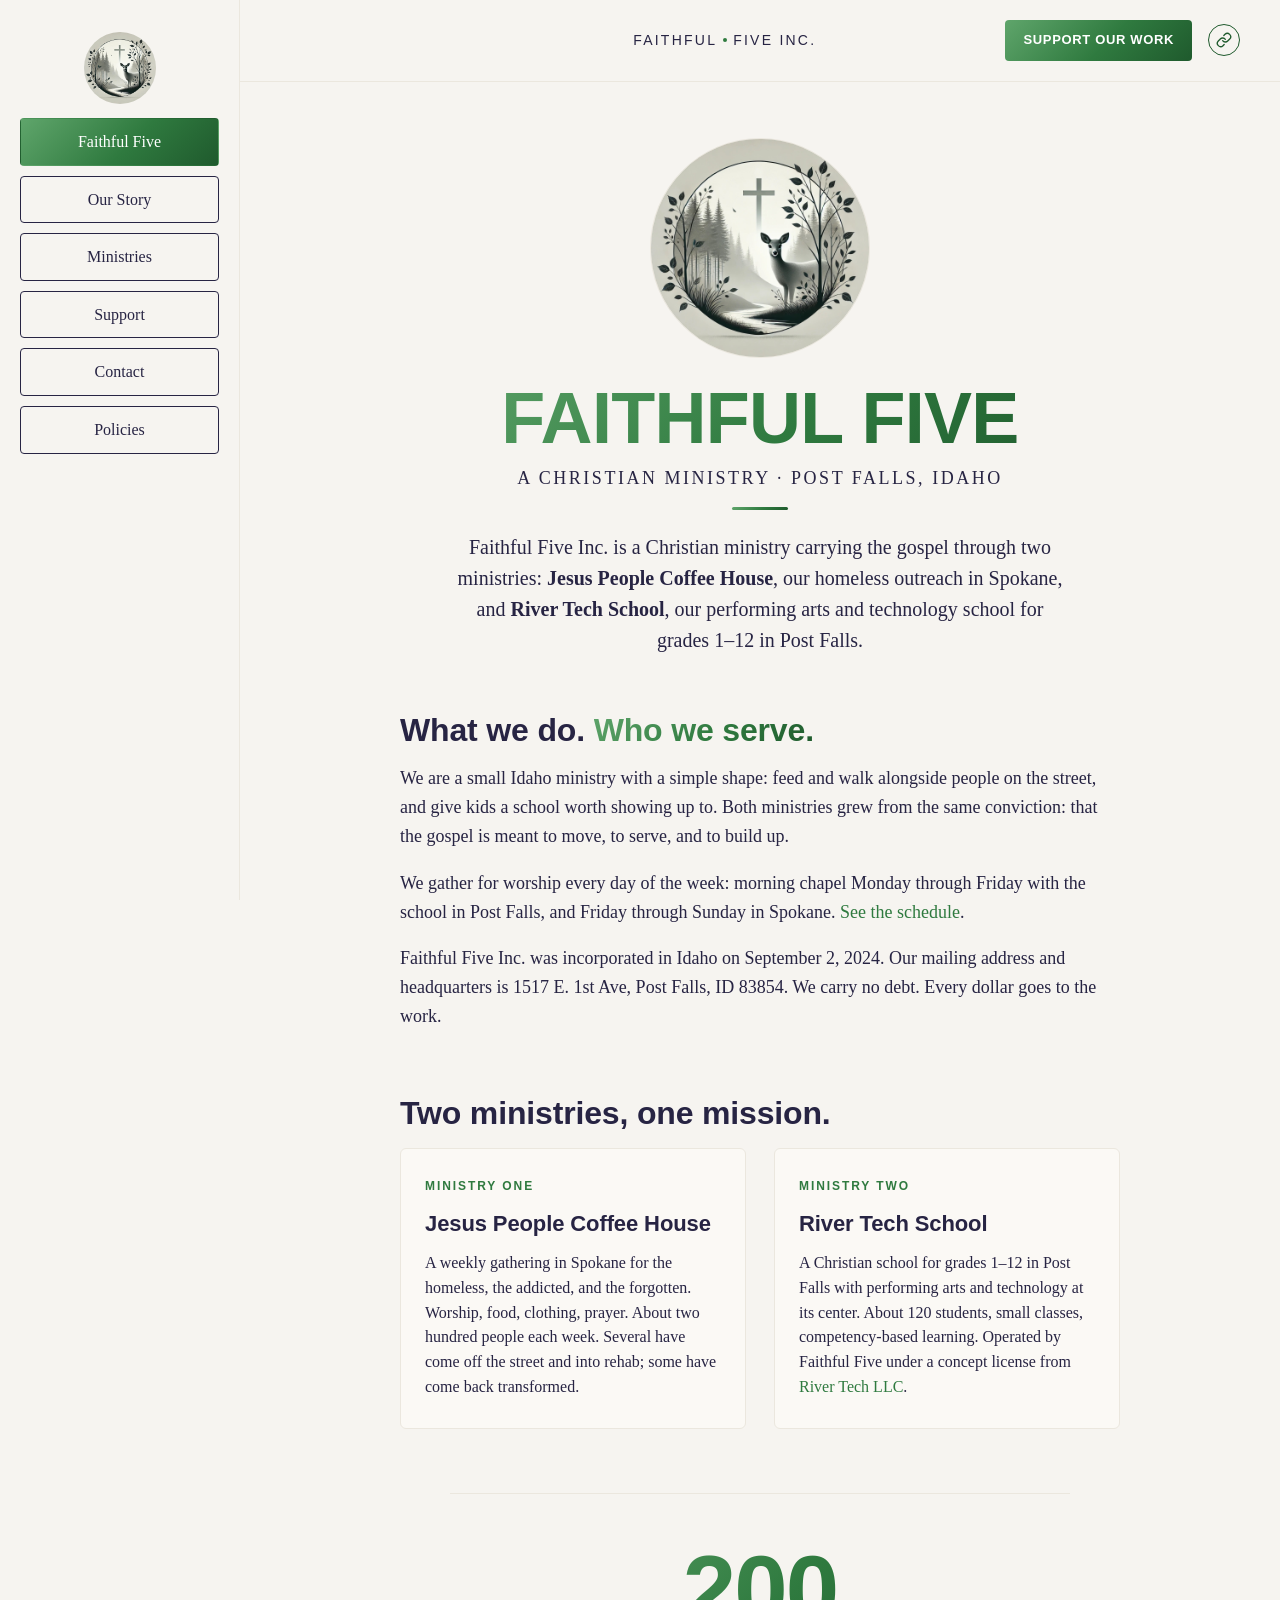
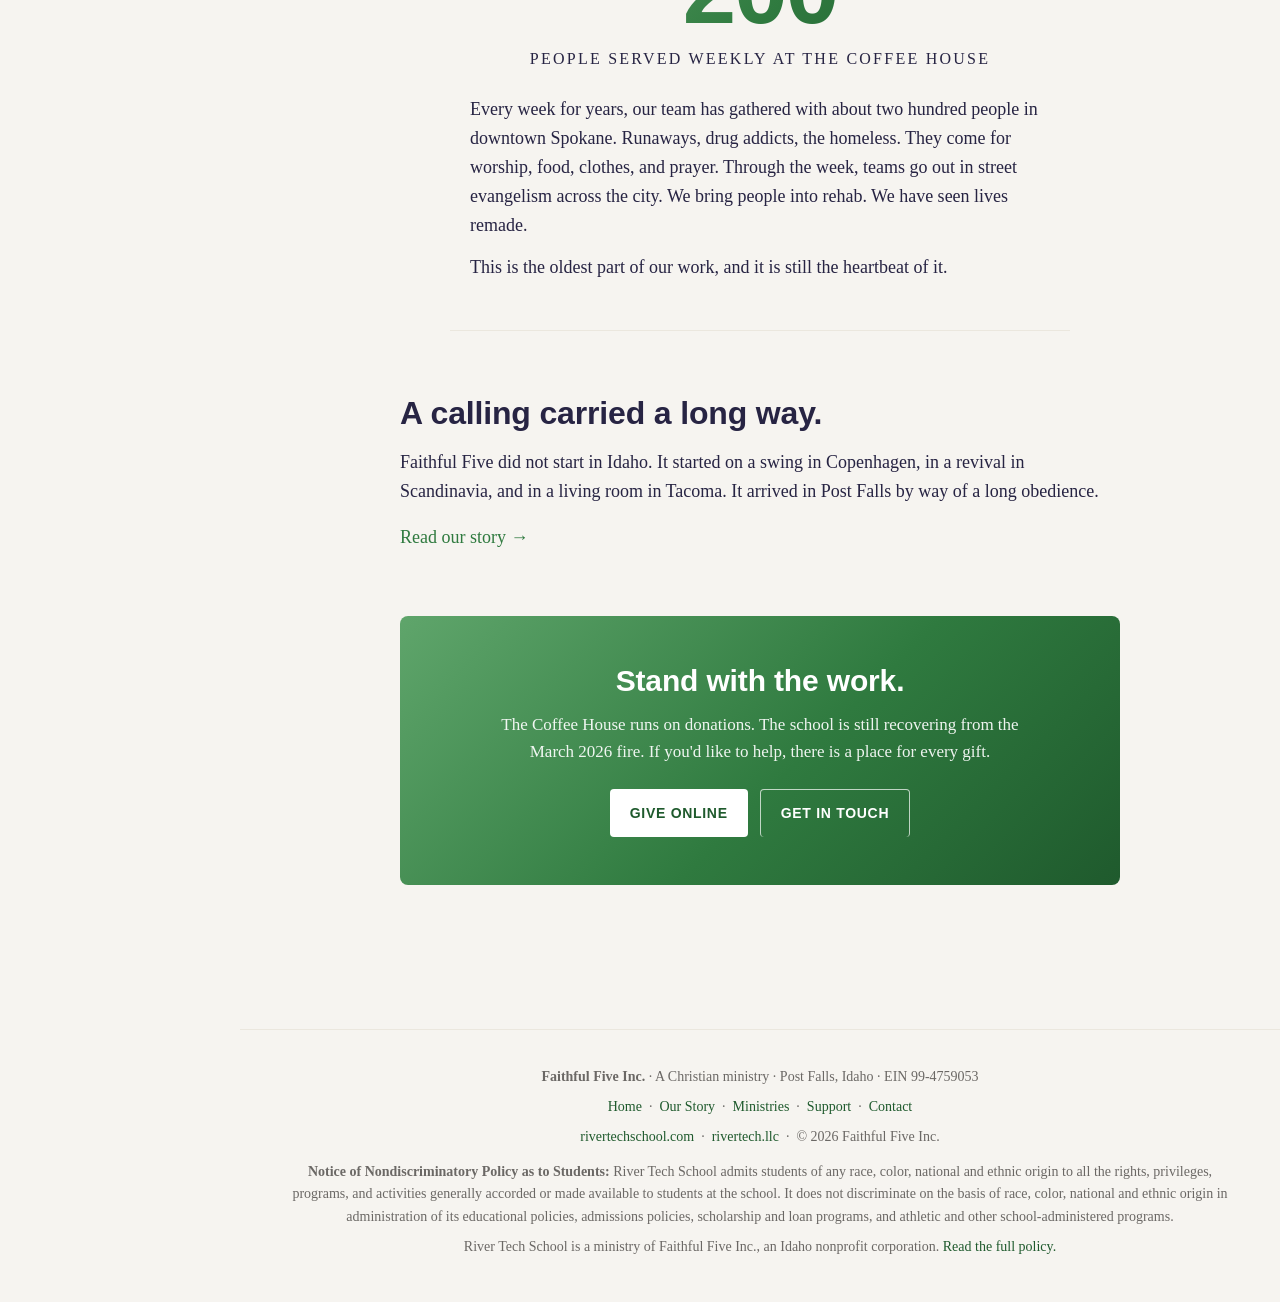
<file: index.html>
<!DOCTYPE html>
<html lang="en">
<head>
<meta charset="UTF-8">
<title>Faithful Five Inc. · A homeless ministry and a school for grades 1–12 in Post Falls, Idaho</title>
<meta name="viewport" content="width=device-width, initial-scale=1.0">
<meta name="description" content="Faithful Five Inc. is a Christian ministry in Post Falls, Idaho, running Jesus People Coffee House (homeless ministry in Spokane) and River Tech School (grades 1–12, performing arts and technology).">
<meta property="og:title" content="Faithful Five Inc.">
<meta property="og:description" content="A Christian ministry in Post Falls, Idaho. A homeless ministry and a school for grades 1–12.">
<meta property="og:type" content="website">
<meta property="og:image" content="https://www.faithfulfive.org/assets/img/og-image.jpg">
<link rel="icon" type="image/png" sizes="32x32" href="assets/img/favicon-32.png">
<link rel="apple-touch-icon" href="assets/img/apple-touch-icon.png">
<link rel="stylesheet" href="assets/css/base.css">
<link rel="stylesheet" href="assets/css/style.css?v=1">
</head>
<body>

<div class="layout">

  <aside class="sidebar">
    <img class="brand-logo" src="assets/img/faithful-five-logo.jpg" alt="Faithful Five logo">
    <a class="nav-item active" href="index.html">Faithful Five</a>
    <a class="nav-item" href="pages/story.html">Our Story</a>
    <a class="nav-item" href="pages/ministries.html">Ministries</a>
    <a class="nav-item" href="pages/support.html">Support</a>
    <a class="nav-item" href="pages/contact.html">Contact</a>
    <a class="nav-item" href="pages/policies.html">Policies</a>
  </aside>

  <div class="main">

    <header class="topbar">
      <button class="mobile-toggle" aria-label="Open menu" aria-expanded="false">
        <svg viewBox="0 0 24 24" fill="none" stroke="currentColor" stroke-width="2" stroke-linecap="round"><line x1="4" y1="7" x2="20" y2="7"/><line x1="4" y1="12" x2="20" y2="12"/><line x1="4" y1="17" x2="20" y2="17"/></svg>
      </button>
      <div class="site-title">FAITHFUL<span class="dot"></span>FIVE INC.</div>
      <a href="pages/support.html" class="give-btn">Support Our Work</a>
      <div class="social">
        <a href="https://rivertechschool.com" aria-label="River Tech School" target="_blank" rel="noopener">
          <svg viewBox="0 0 24 24" fill="none" stroke="currentColor" stroke-width="2" stroke-linecap="round"><path d="M10 13a5 5 0 007.54.54l3-3a5 5 0 00-7.07-7.07l-1.72 1.71"/><path d="M14 11a5 5 0 00-7.54-.54l-3 3a5 5 0 007.07 7.07l1.71-1.71"/></svg>
        </a>
      </div>
    </header>

    <div class="content">

      <!-- ======================= HERO ======================= -->
      <section style="margin-bottom:56px;">
        <div class="logo-hero">
          <img src="assets/img/faithful-five-logo.jpg" alt="Faithful Five logo: a deer by a stream beneath a cross, framed by pine forest and leaves">
        </div>
        <div class="welcome">FAITHFUL FIVE</div>
        <div class="kicker">A Christian ministry · Post Falls, Idaho</div>
        <div class="rule"></div>
        <p class="lede">
          Faithful Five Inc. is a Christian ministry carrying the gospel
          through two ministries: <strong>Jesus People Coffee House</strong>, our homeless
          outreach in Spokane, and <strong>River Tech School</strong>, our performing
          arts and technology school for grades 1–12 in Post Falls.
        </p>
      </section>

      <!-- ======================= WHO WE ARE ======================= -->
      <section>
        <h2>What we do. <span class="accent">Who we serve.</span></h2>
        <p>
          We are a small Idaho ministry with a simple shape: feed and walk alongside
          people on the street, and give kids a school worth showing up to. Both ministries
          grew from the same conviction: that the gospel is meant to move, to serve, and
          to build up.
        </p>
        <p>
          We gather for worship every day of the week: morning chapel Monday through
          Friday with the school in Post Falls, and Friday through Sunday in Spokane.
          <a href="pages/ministries.html#worship">See the schedule</a>.
        </p>
        <p>
          Faithful Five Inc. was incorporated in Idaho on September 2, 2024. Our mailing
          address and headquarters is 1517 E. 1st Ave, Post Falls, ID 83854. We carry no
          debt. Every dollar goes to the work.
        </p>
      </section>

      <!-- ======================= TWO MINISTRIES ======================= -->
      <section>
        <h2>Two ministries, one mission.</h2>
        <div class="pillars" style="grid-template-columns: 1fr 1fr;">
          <div class="pillar">
            <div class="pillar-num">Ministry One</div>
            <h3>Jesus People Coffee House</h3>
            <p>
              A weekly gathering in Spokane for the homeless, the addicted, and the
              forgotten. Worship, food, clothing, prayer. About two hundred people
              each week. Several have come off the street and into rehab; some have
              come back transformed.
            </p>
          </div>
          <div class="pillar">
            <div class="pillar-num">Ministry Two</div>
            <h3>River Tech School</h3>
            <p>
              A Christian school for grades 1–12 in Post Falls with performing arts and technology
              at its center. About 120 students, small classes, competency-based
              learning. Operated by Faithful Five under a concept license from
              <a href="https://rivertech.llc" target="_blank" rel="noopener">River Tech LLC</a>.
            </p>
          </div>
        </div>
      </section>

      <!-- ======================= THE NUMBER ======================= -->
      <section>
        <div class="story-block">
          <div class="big-number">200</div>
          <div class="big-label">People served weekly at the Coffee House</div>
          <p>
            Every week for years, our team has gathered with about two hundred people
            in downtown Spokane. Runaways, drug addicts, the homeless. They come for worship,
            food, clothes, and prayer. Through the week, teams go out in street
            evangelism across the city. We bring people into rehab. We have seen
            lives remade.
          </p>
          <p>
            This is the oldest part of our work, and it is still the heartbeat of it.
          </p>
        </div>
      </section>

      <!-- ======================= STORY TEASER ======================= -->
      <section>
        <h2>A calling carried a long way.</h2>
        <p>
          Faithful Five did not start in Idaho. It started on a swing in Copenhagen,
          in a revival in Scandinavia, and in a living room in Tacoma. It arrived in
          Post Falls by way of a long obedience.
        </p>
        <p>
          <a href="pages/story.html">Read our story →</a>
        </p>
      </section>

      <!-- ======================= SUPPORT CTA ======================= -->
      <section>
        <div class="cta-block">
          <h2>Stand with the work.</h2>
          <p>
            The Coffee House runs on donations. The school is still recovering from the
            March 2026 fire. If you'd like to help, there is a place for every gift.
          </p>
          <div class="cta-row">
            <a class="btn btn-solid" href="pages/support.html">Give Online</a>
            <a class="btn btn-outline" href="pages/contact.html">Get in Touch</a>
          </div>
        </div>
      </section>

    </div>

    <footer>
      <div class="legal">
        <strong>Faithful Five Inc.</strong> · A Christian ministry · Post Falls, Idaho · EIN 99-4759053
      </div>
      <div>
        <a href="index.html">Home</a>
        &nbsp;·&nbsp;
        <a href="pages/story.html">Our Story</a>
        &nbsp;·&nbsp;
        <a href="pages/ministries.html">Ministries</a>
        &nbsp;·&nbsp;
        <a href="pages/support.html">Support</a>
        &nbsp;·&nbsp;
        <a href="pages/contact.html">Contact</a>
      </div>
      <div style="margin-top:8px;">
        <a href="https://rivertechschool.com" target="_blank" rel="noopener">rivertechschool.com</a>
        &nbsp;·&nbsp;
        <a href="https://rivertech.llc" target="_blank" rel="noopener">rivertech.llc</a>
        &nbsp;·&nbsp;
        © 2026 Faithful Five Inc.
      </div>
      <div class="legal" style="margin-top:12px;">
        <strong>Notice of Nondiscriminatory Policy as to Students:</strong> River Tech School admits students of any race, color, national and ethnic origin to all the rights, privileges, programs, and activities generally accorded or made available to students at the school. It does not discriminate on the basis of race, color, national and ethnic origin in administration of its educational policies, admissions policies, scholarship and loan programs, and athletic and other school-administered programs.
      </div>
      <div class="legal" style="margin-top:6px;">
        River Tech School is a ministry of Faithful Five Inc., an Idaho nonprofit corporation. <a href="pages/policies.html">Read the full policy.</a>
      </div>
    </footer>

  </div>

</div>

<!-- Mobile nav overlay -->
<div class="mobile-overlay" id="mobileOverlay">
  <button class="close" aria-label="Close menu">×</button>
  <div class="mobile-brand">FAITHFUL FIVE INC.</div>
  <a class="mobile-link" href="index.html">Faithful Five</a>
  <a class="mobile-link" href="pages/story.html">Our Story</a>
  <a class="mobile-link" href="pages/ministries.html">Ministries</a>
  <a class="mobile-link" href="pages/support.html">Support</a>
  <a class="mobile-link" href="pages/contact.html">Contact</a>
  <a class="mobile-link" href="pages/policies.html">Policies</a>
</div>

<script>
(function(){
  var toggle = document.querySelector('.mobile-toggle');
  var overlay = document.getElementById('mobileOverlay');
  var close = overlay.querySelector('.close');
  function open(){ overlay.classList.add('open'); toggle.setAttribute('aria-expanded','true'); document.body.style.overflow='hidden'; }
  function shut(){ overlay.classList.remove('open'); toggle.setAttribute('aria-expanded','false'); document.body.style.overflow=''; }
  toggle.addEventListener('click', open);
  close.addEventListener('click', shut);
  overlay.addEventListener('click', function(e){ if(e.target === overlay) shut(); });
})();
</script>

</body>
</html>
</file>
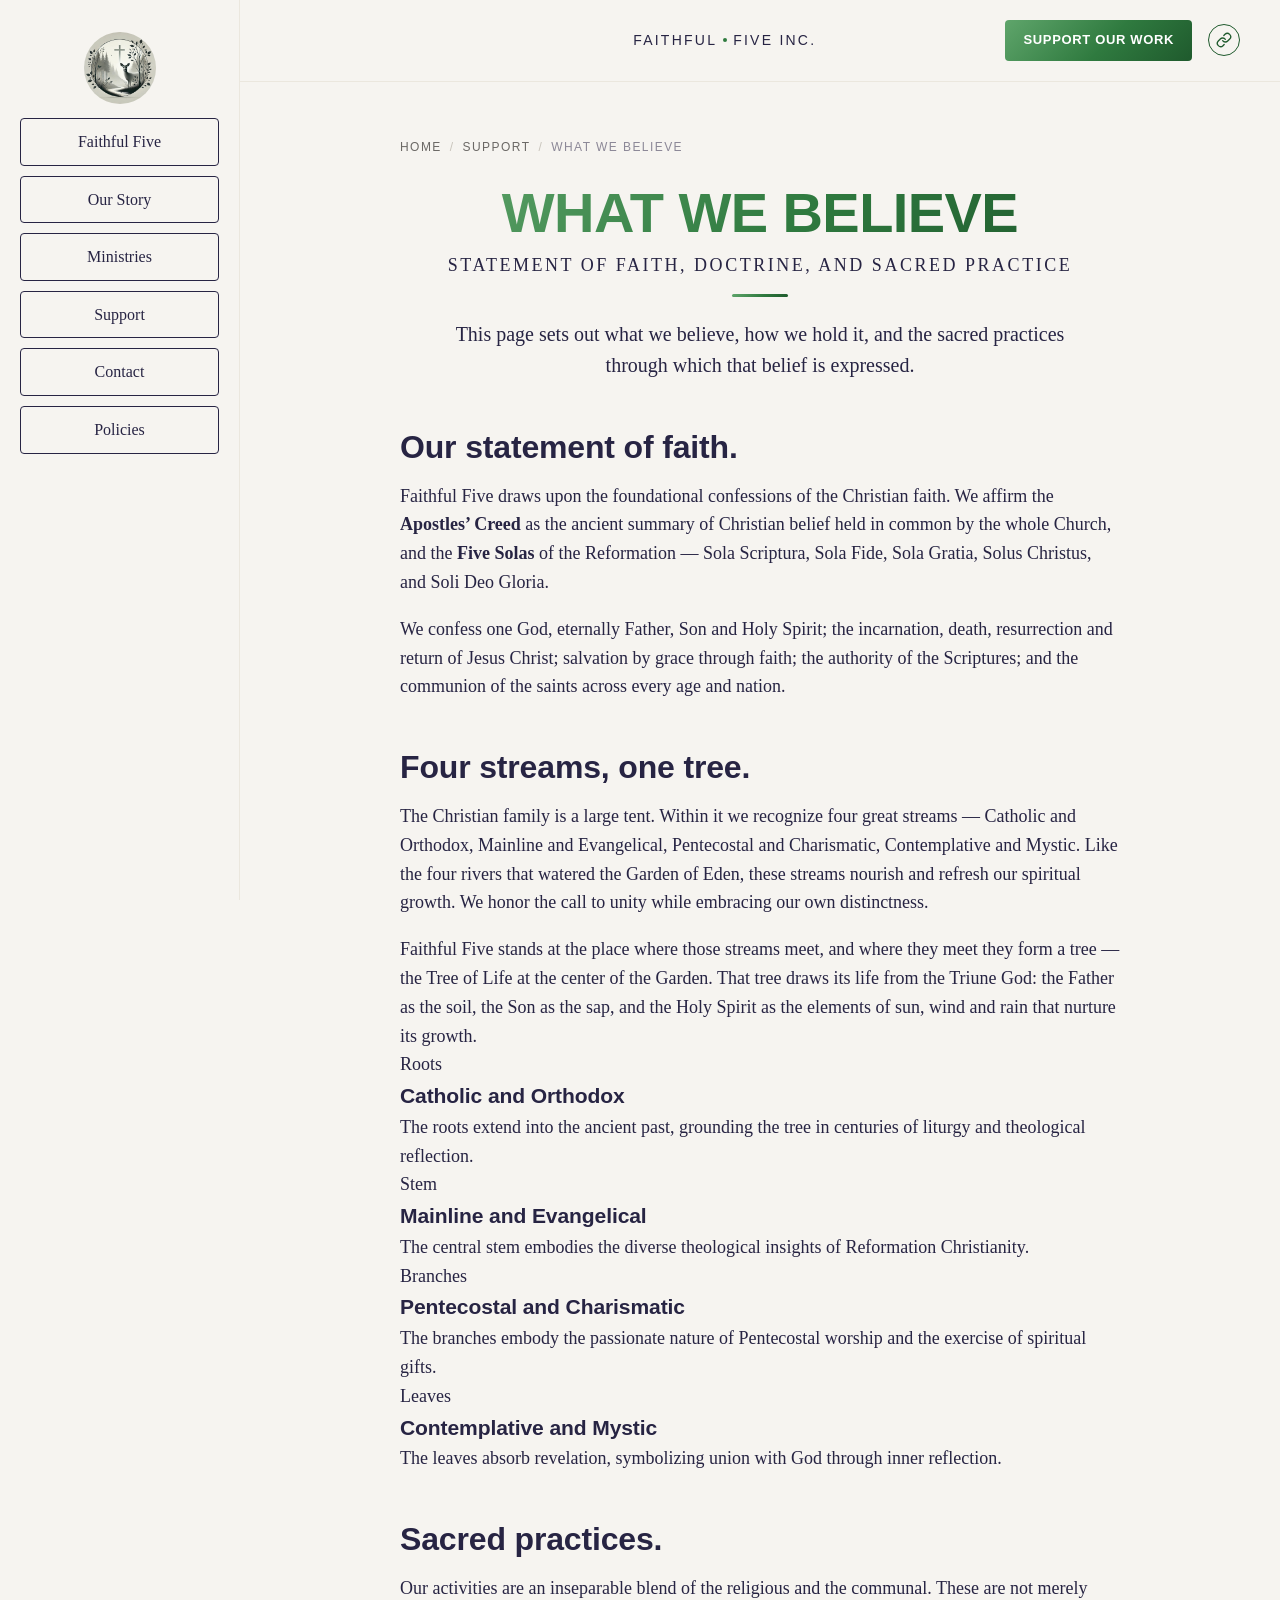
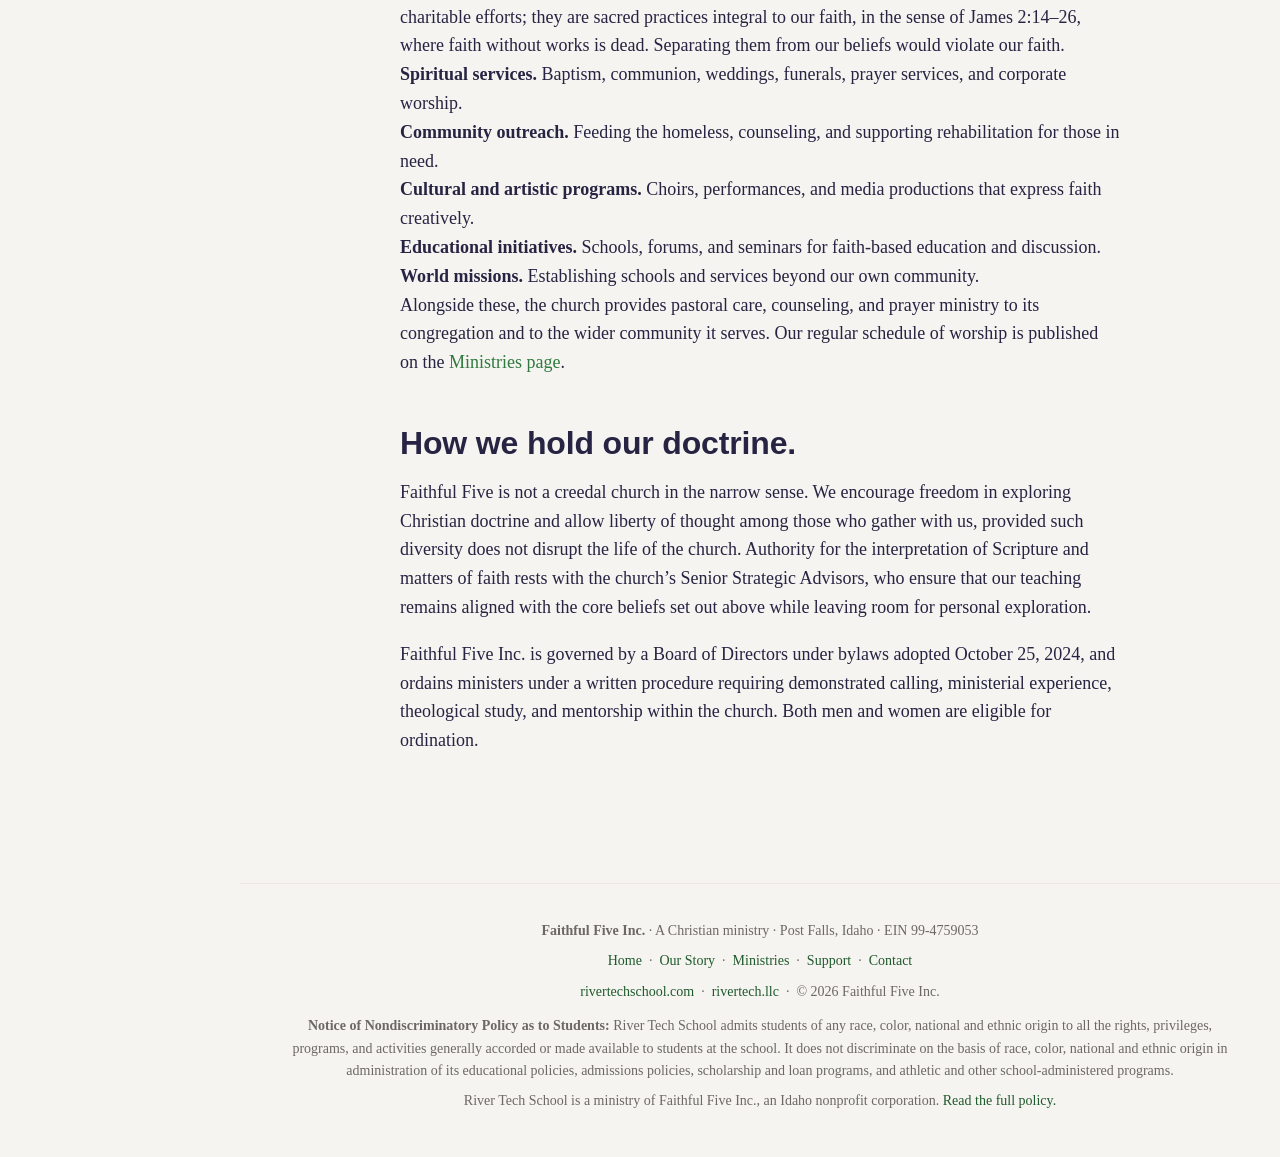
<file: pages/beliefs.html>
<!DOCTYPE html>
<html lang="en">
<head>
<meta charset="UTF-8">
<title>What We Believe · Faithful Five Inc.</title>
<meta name="viewport" content="width=device-width, initial-scale=1.0">
<meta name="description" content="The statement of faith, doctrines, and sacred practices of Faithful Five Inc., a Christian church in Post Falls, Idaho.">
<meta property="og:title" content="What We Believe · Faithful Five Inc.">
<meta property="og:description" content="The statement of faith, doctrines, and sacred practices of Faithful Five Inc.">
<meta property="og:type" content="website">
<meta property="og:image" content="https://www.faithfulfive.org/assets/img/og-image.jpg">
<link rel="icon" type="image/png" sizes="32x32" href="../assets/img/favicon-32.png">
<link rel="apple-touch-icon" href="../assets/img/apple-touch-icon.png">
<link rel="stylesheet" href="../assets/css/base.css">
<link rel="stylesheet" href="../assets/css/style.css?v=1">
</head>
<body>

<div class="layout">

  <aside class="sidebar">
    <img class="brand-logo" src="../assets/img/faithful-five-logo.jpg" alt="Faithful Five logo">
    <a class="nav-item" href="../index.html">Faithful Five</a>
    <a class="nav-item" href="story.html">Our Story</a>
    <a class="nav-item" href="ministries.html">Ministries</a>
    <a class="nav-item" href="support.html">Support</a>
    <a class="nav-item" href="contact.html">Contact</a>
    <a class="nav-item" href="policies.html">Policies</a>
  </aside>

  <div class="main">

    <header class="topbar">
      <button class="mobile-toggle" aria-label="Open menu" aria-expanded="false">
        <svg viewBox="0 0 24 24" fill="none" stroke="currentColor" stroke-width="2" stroke-linecap="round"><line x1="4" y1="7" x2="20" y2="7"/><line x1="4" y1="12" x2="20" y2="12"/><line x1="4" y1="17" x2="20" y2="17"/></svg>
      </button>
      <div class="site-title">FAITHFUL<span class="dot"></span>FIVE INC.</div>
      <a href="support.html" class="give-btn">Support Our Work</a>
      <div class="social">
        <a href="https://rivertechschool.com" aria-label="River Tech School" target="_blank" rel="noopener">
          <svg viewBox="0 0 24 24" fill="none" stroke="currentColor" stroke-width="2" stroke-linecap="round"><path d="M10 13a5 5 0 007.54.54l3-3a5 5 0 00-7.07-7.07l-1.72 1.71"/><path d="M14 11a5 5 0 00-7.54-.54l-3 3a5 5 0 007.07 7.07l1.71-1.71"/></svg>
        </a>
      </div>
    </header>

    <div class="content">

      <div class="crumbs">
        <a href="../index.html">Home</a><span class="sep">/</span><a href="support.html">Support</a><span class="sep">/</span>What We Believe
      </div>

      <section style="margin-bottom:48px;">
        <div class="welcome small">WHAT WE BELIEVE</div>
        <div class="kicker">Statement of faith, doctrine, and sacred practice</div>
        <div class="rule"></div>
        <p class="lede">
          This page sets out what we believe, how we hold it, and the sacred
          practices through which that belief is expressed.
        </p>
      </section>

      <section style="margin-bottom:48px;">
        <h2>Our statement of faith.</h2>
        <p>
          Faithful Five draws upon the foundational confessions of the Christian
          faith. We affirm the <strong>Apostles&rsquo; Creed</strong> as the
          ancient summary of Christian belief held in common by the whole Church,
          and the <strong>Five Solas</strong> of the Reformation &mdash; Sola
          Scriptura, Sola Fide, Sola Gratia, Solus Christus, and Soli Deo Gloria.
        </p>
        <p>
          We confess one God, eternally Father, Son and Holy Spirit; the
          incarnation, death, resurrection and return of Jesus Christ; salvation
          by grace through faith; the authority of the Scriptures; and the
          communion of the saints across every age and nation.
        </p>
      </section>

      <section style="margin-bottom:48px;">
        <h2>Four streams, one tree.</h2>
        <p>
          The Christian family is a large tent. Within it we recognize four great
          streams &mdash; Catholic and Orthodox, Mainline and Evangelical,
          Pentecostal and Charismatic, Contemplative and Mystic. Like the four
          rivers that watered the Garden of Eden, these streams nourish and
          refresh our spiritual growth. We honor the call to unity while
          embracing our own distinctness.
        </p>
        <p>
          Faithful Five stands at the place where those streams meet, and where
          they meet they form a tree &mdash; the Tree of Life at the center of
          the Garden. That tree draws its life from the Triune God: the Father as
          the soil, the Son as the sap, and the Holy Spirit as the elements of
          sun, wind and rain that nurture its growth.
        </p>
        <div class="fact-grid">
          <div class="fact-card">
            <div class="pillar-num">Roots</div>
            <h3>Catholic and Orthodox</h3>
            <p>The roots extend into the ancient past, grounding the tree in centuries of liturgy and theological reflection.</p>
          </div>
          <div class="fact-card">
            <div class="pillar-num">Stem</div>
            <h3>Mainline and Evangelical</h3>
            <p>The central stem embodies the diverse theological insights of Reformation Christianity.</p>
          </div>
          <div class="fact-card">
            <div class="pillar-num">Branches</div>
            <h3>Pentecostal and Charismatic</h3>
            <p>The branches embody the passionate nature of Pentecostal worship and the exercise of spiritual gifts.</p>
          </div>
          <div class="fact-card">
            <div class="pillar-num">Leaves</div>
            <h3>Contemplative and Mystic</h3>
            <p>The leaves absorb revelation, symbolizing union with God through inner reflection.</p>
          </div>
        </div>
      </section>

      <section style="margin-bottom:48px;">
        <h2>Sacred practices.</h2>
        <p>
          Our activities are an inseparable blend of the religious and the
          communal. These are not merely charitable efforts; they are sacred
          practices integral to our faith, in the sense of James 2:14&ndash;26,
          where faith without works is dead. Separating them from our beliefs
          would violate our faith.
        </p>
        <ul>
          <li><strong>Spiritual services.</strong> Baptism, communion, weddings, funerals, prayer services, and corporate worship.</li>
          <li><strong>Community outreach.</strong> Feeding the homeless, counseling, and supporting rehabilitation for those in need.</li>
          <li><strong>Cultural and artistic programs.</strong> Choirs, performances, and media productions that express faith creatively.</li>
          <li><strong>Educational initiatives.</strong> Schools, forums, and seminars for faith-based education and discussion.</li>
          <li><strong>World missions.</strong> Establishing schools and services beyond our own community.</li>
        </ul>
        <p>
          Alongside these, the church provides pastoral care, counseling, and
          prayer ministry to its congregation and to the wider community it
          serves. Our regular schedule of worship is published on the
          <a href="ministries.html#worship">Ministries page</a>.
        </p>
      </section>

      <section style="margin-bottom:48px;">
        <h2>How we hold our doctrine.</h2>
        <p>
          Faithful Five is not a creedal church in the narrow sense. We encourage
          freedom in exploring Christian doctrine and allow liberty of thought
          among those who gather with us, provided such diversity does not
          disrupt the life of the church. Authority for the interpretation of
          Scripture and matters of faith rests with the church&rsquo;s Senior
          Strategic Advisors, who ensure that our teaching remains aligned with
          the core beliefs set out above while leaving room for personal
          exploration.
        </p>
        <p>
          Faithful Five Inc. is governed by a Board of Directors under bylaws
          adopted October 25, 2024, and ordains ministers under a written
          procedure requiring demonstrated calling, ministerial experience,
          theological study, and mentorship within the church. Both men and women
          are eligible for ordination.
        </p>
      </section>

    </div>

    <footer>
      <div class="legal">
        <strong>Faithful Five Inc.</strong> · A Christian ministry · Post Falls, Idaho · EIN 99-4759053
      </div>
      <div>
        <a href="../index.html">Home</a>
        &nbsp;·&nbsp;
        <a href="story.html">Our Story</a>
        &nbsp;·&nbsp;
        <a href="ministries.html">Ministries</a>
        &nbsp;·&nbsp;
        <a href="support.html">Support</a>
        &nbsp;·&nbsp;
        <a href="contact.html">Contact</a>
      </div>
      <div style="margin-top:8px;">
        <a href="https://rivertechschool.com" target="_blank" rel="noopener">rivertechschool.com</a>
        &nbsp;·&nbsp;
        <a href="https://rivertech.llc" target="_blank" rel="noopener">rivertech.llc</a>
        &nbsp;·&nbsp;
        © 2026 Faithful Five Inc.
      </div>
      <div class="legal" style="margin-top:12px;">
        <strong>Notice of Nondiscriminatory Policy as to Students:</strong> River Tech School admits students of any race, color, national and ethnic origin to all the rights, privileges, programs, and activities generally accorded or made available to students at the school. It does not discriminate on the basis of race, color, national and ethnic origin in administration of its educational policies, admissions policies, scholarship and loan programs, and athletic and other school-administered programs.
      </div>
      <div class="legal" style="margin-top:6px;">
        River Tech School is a ministry of Faithful Five Inc., an Idaho nonprofit corporation. <a href="policies.html">Read the full policy.</a>
      </div>
    </footer>

  </div>

</div>

<div class="mobile-overlay" id="mobileOverlay">
  <button class="close" aria-label="Close menu">×</button>
  <div class="mobile-brand">FAITHFUL FIVE INC.</div>
  <a class="mobile-link" href="../index.html">Faithful Five</a>
  <a class="mobile-link" href="story.html">Our Story</a>
  <a class="mobile-link" href="ministries.html">Ministries</a>
  <a class="mobile-link" href="support.html">Support</a>
  <a class="mobile-link" href="contact.html">Contact</a>
  <a class="mobile-link" href="policies.html">Policies</a>
</div>

<script>
(function(){
  var toggle = document.querySelector('.mobile-toggle');
  var overlay = document.getElementById('mobileOverlay');
  var close = overlay.querySelector('.close');
  function open(){ overlay.classList.add('open'); toggle.setAttribute('aria-expanded','true'); document.body.style.overflow='hidden'; }
  function shut(){ overlay.classList.remove('open'); toggle.setAttribute('aria-expanded','false'); document.body.style.overflow=''; }
  toggle.addEventListener('click', open);
  close.addEventListener('click', shut);
  overlay.addEventListener('click', function(e){ if(e.target === overlay) shut(); });
})();
</script>

</body>
</html>
</file>
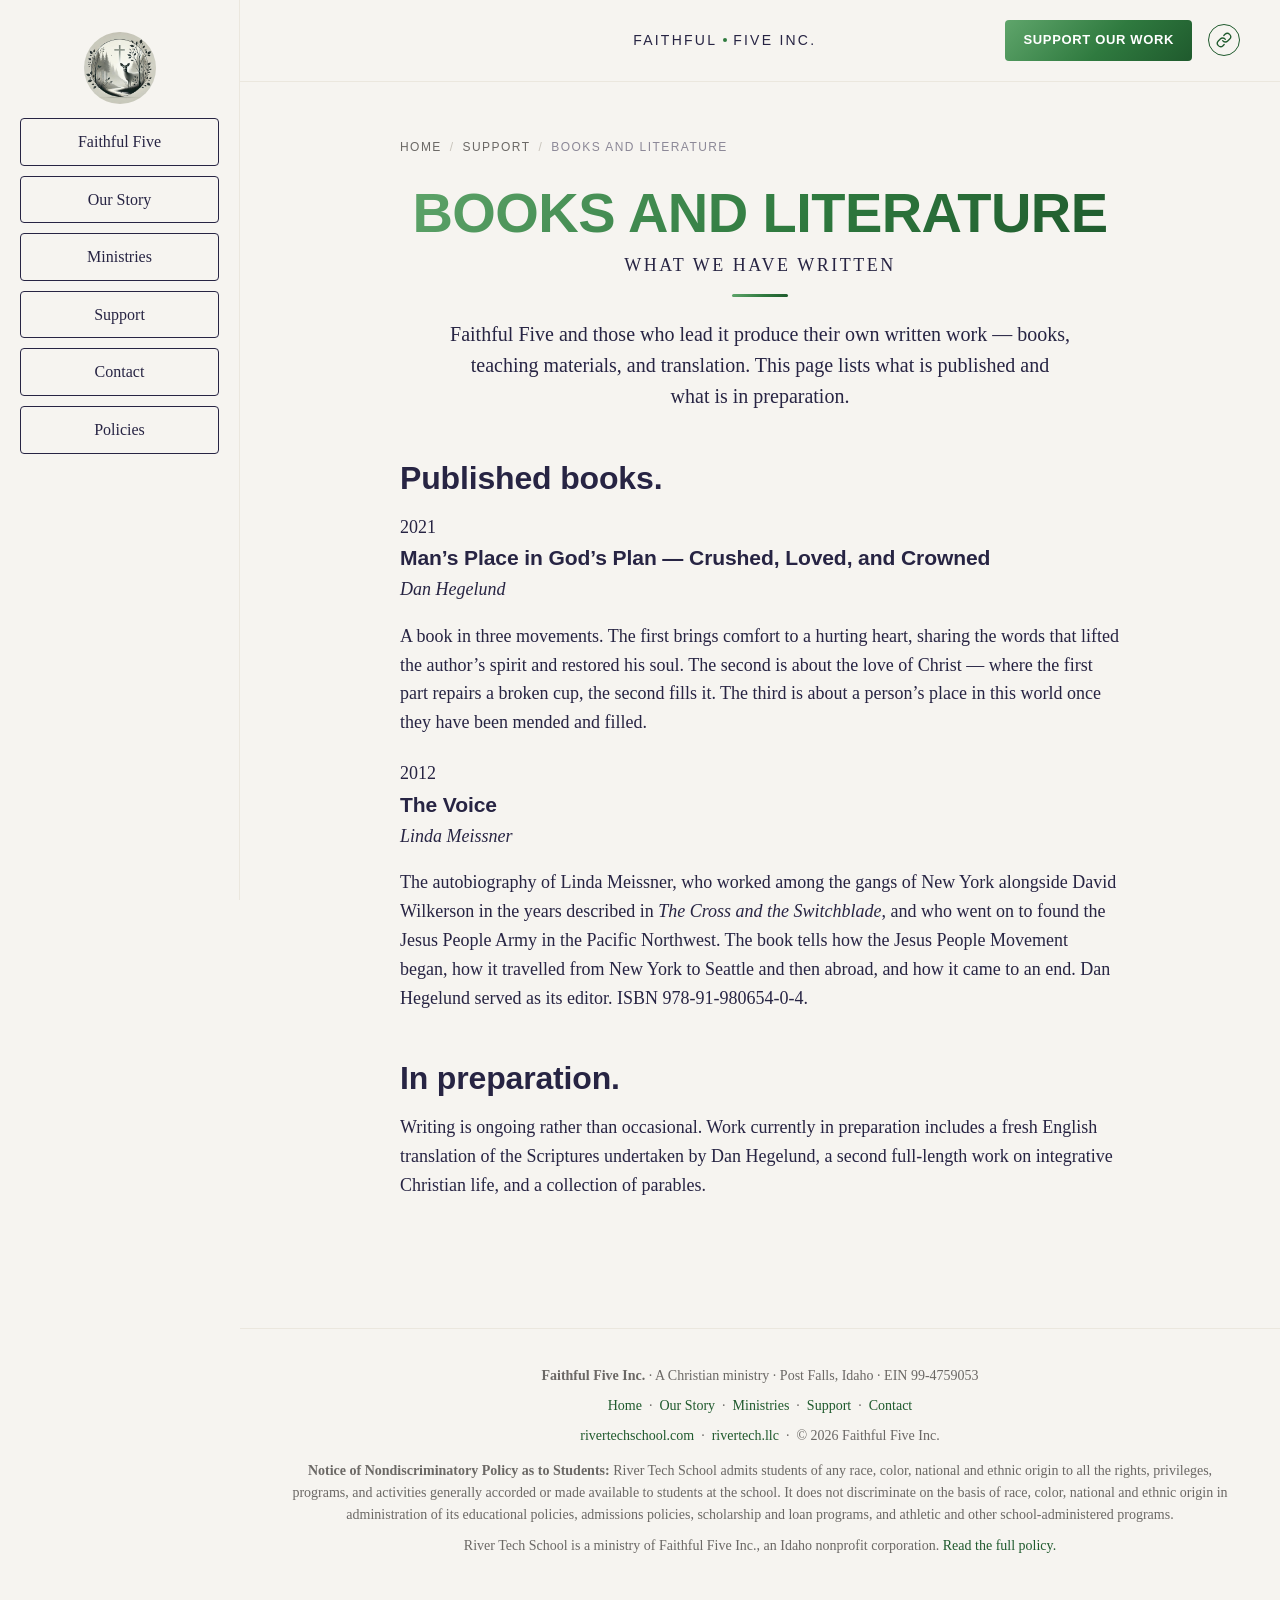
<file: pages/books.html>
<!DOCTYPE html>
<html lang="en">
<head>
<meta charset="UTF-8">
<title>Books and Literature · Faithful Five Inc.</title>
<meta name="viewport" content="width=device-width, initial-scale=1.0">
<meta name="description" content="Books and teaching materials published by Faithful Five Inc. and its leaders.">
<meta property="og:title" content="Books and Literature · Faithful Five Inc.">
<meta property="og:description" content="Books and teaching materials published by Faithful Five Inc. and its leaders.">
<meta property="og:type" content="website">
<meta property="og:image" content="https://www.faithfulfive.org/assets/img/og-image.jpg">
<link rel="icon" type="image/png" sizes="32x32" href="../assets/img/favicon-32.png">
<link rel="apple-touch-icon" href="../assets/img/apple-touch-icon.png">
<link rel="stylesheet" href="../assets/css/base.css">
<link rel="stylesheet" href="../assets/css/style.css?v=1">
</head>
<body>

<div class="layout">

  <aside class="sidebar">
    <img class="brand-logo" src="../assets/img/faithful-five-logo.jpg" alt="Faithful Five logo">
    <a class="nav-item" href="../index.html">Faithful Five</a>
    <a class="nav-item" href="story.html">Our Story</a>
    <a class="nav-item" href="ministries.html">Ministries</a>
    <a class="nav-item" href="support.html">Support</a>
    <a class="nav-item" href="contact.html">Contact</a>
    <a class="nav-item" href="policies.html">Policies</a>
  </aside>

  <div class="main">

    <header class="topbar">
      <button class="mobile-toggle" aria-label="Open menu" aria-expanded="false">
        <svg viewBox="0 0 24 24" fill="none" stroke="currentColor" stroke-width="2" stroke-linecap="round"><line x1="4" y1="7" x2="20" y2="7"/><line x1="4" y1="12" x2="20" y2="12"/><line x1="4" y1="17" x2="20" y2="17"/></svg>
      </button>
      <div class="site-title">FAITHFUL<span class="dot"></span>FIVE INC.</div>
      <a href="support.html" class="give-btn">Support Our Work</a>
      <div class="social">
        <a href="https://rivertechschool.com" aria-label="River Tech School" target="_blank" rel="noopener">
          <svg viewBox="0 0 24 24" fill="none" stroke="currentColor" stroke-width="2" stroke-linecap="round"><path d="M10 13a5 5 0 007.54.54l3-3a5 5 0 00-7.07-7.07l-1.72 1.71"/><path d="M14 11a5 5 0 00-7.54-.54l-3 3a5 5 0 007.07 7.07l1.71-1.71"/></svg>
        </a>
      </div>
    </header>

    <div class="content">

      <div class="crumbs">
        <a href="../index.html">Home</a><span class="sep">/</span><a href="support.html">Support</a><span class="sep">/</span>Books and Literature
      </div>

      <section style="margin-bottom:48px;">
        <div class="welcome small">BOOKS AND LITERATURE</div>
        <div class="kicker">What we have written</div>
        <div class="rule"></div>
        <p class="lede">
          Faithful Five and those who lead it produce their own written work &mdash;
          books, teaching materials, and translation. This page lists what is
          published and what is in preparation.
        </p>
      </section>

      <section style="margin-bottom:48px;">
        <h2>Published books.</h2>

        <div class="fact-card" style="margin-bottom:22px;">
          <div class="pillar-num">2021</div>
          <h3>Man&rsquo;s Place in God&rsquo;s Plan &mdash; Crushed, Loved, and Crowned</h3>
          <p><em>Dan Hegelund</em></p>
          <p>
            A book in three movements. The first brings comfort to a hurting
            heart, sharing the words that lifted the author&rsquo;s spirit and
            restored his soul. The second is about the love of Christ &mdash;
            where the first part repairs a broken cup, the second fills it. The
            third is about a person&rsquo;s place in this world once they have
            been mended and filled.
          </p>
        </div>

        <div class="fact-card" style="margin-bottom:22px;">
          <div class="pillar-num">2012</div>
          <h3>The Voice</h3>
          <p><em>Linda Meissner</em></p>
          <p>
            The autobiography of Linda Meissner, who worked among the gangs of
            New York alongside David Wilkerson in the years described in
            <em>The Cross and the Switchblade</em>, and who went on to found the
            Jesus People Army in the Pacific Northwest. The book tells how the
            Jesus People Movement began, how it travelled from New York to
            Seattle and then abroad, and how it came to an end. Dan Hegelund
            served as its editor. ISBN 978-91-980654-0-4.
          </p>
        </div>
      </section>

      <section style="margin-bottom:48px;">
        <h2>In preparation.</h2>
        <p>
          Writing is ongoing rather than occasional. Work currently in
          preparation includes a fresh English translation of the Scriptures
          undertaken by Dan Hegelund, a second full-length work on integrative
          Christian life, and a collection of parables.
        </p>
      </section>

    </div>

    <footer>
      <div class="legal">
        <strong>Faithful Five Inc.</strong> · A Christian ministry · Post Falls, Idaho · EIN 99-4759053
      </div>
      <div>
        <a href="../index.html">Home</a>
        &nbsp;·&nbsp;
        <a href="story.html">Our Story</a>
        &nbsp;·&nbsp;
        <a href="ministries.html">Ministries</a>
        &nbsp;·&nbsp;
        <a href="support.html">Support</a>
        &nbsp;·&nbsp;
        <a href="contact.html">Contact</a>
      </div>
      <div style="margin-top:8px;">
        <a href="https://rivertechschool.com" target="_blank" rel="noopener">rivertechschool.com</a>
        &nbsp;·&nbsp;
        <a href="https://rivertech.llc" target="_blank" rel="noopener">rivertech.llc</a>
        &nbsp;·&nbsp;
        © 2026 Faithful Five Inc.
      </div>
      <div class="legal" style="margin-top:12px;">
        <strong>Notice of Nondiscriminatory Policy as to Students:</strong> River Tech School admits students of any race, color, national and ethnic origin to all the rights, privileges, programs, and activities generally accorded or made available to students at the school. It does not discriminate on the basis of race, color, national and ethnic origin in administration of its educational policies, admissions policies, scholarship and loan programs, and athletic and other school-administered programs.
      </div>
      <div class="legal" style="margin-top:6px;">
        River Tech School is a ministry of Faithful Five Inc., an Idaho nonprofit corporation. <a href="policies.html">Read the full policy.</a>
      </div>
    </footer>

  </div>

</div>

<div class="mobile-overlay" id="mobileOverlay">
  <button class="close" aria-label="Close menu">×</button>
  <div class="mobile-brand">FAITHFUL FIVE INC.</div>
  <a class="mobile-link" href="../index.html">Faithful Five</a>
  <a class="mobile-link" href="story.html">Our Story</a>
  <a class="mobile-link" href="ministries.html">Ministries</a>
  <a class="mobile-link" href="support.html">Support</a>
  <a class="mobile-link" href="contact.html">Contact</a>
  <a class="mobile-link" href="policies.html">Policies</a>
</div>

<script>
(function(){
  var toggle = document.querySelector('.mobile-toggle');
  var overlay = document.getElementById('mobileOverlay');
  var close = overlay.querySelector('.close');
  function open(){ overlay.classList.add('open'); toggle.setAttribute('aria-expanded','true'); document.body.style.overflow='hidden'; }
  function shut(){ overlay.classList.remove('open'); toggle.setAttribute('aria-expanded','false'); document.body.style.overflow=''; }
  toggle.addEventListener('click', open);
  close.addEventListener('click', shut);
  overlay.addEventListener('click', function(e){ if(e.target === overlay) shut(); });
})();
</script>

</body>
</html>
</file>
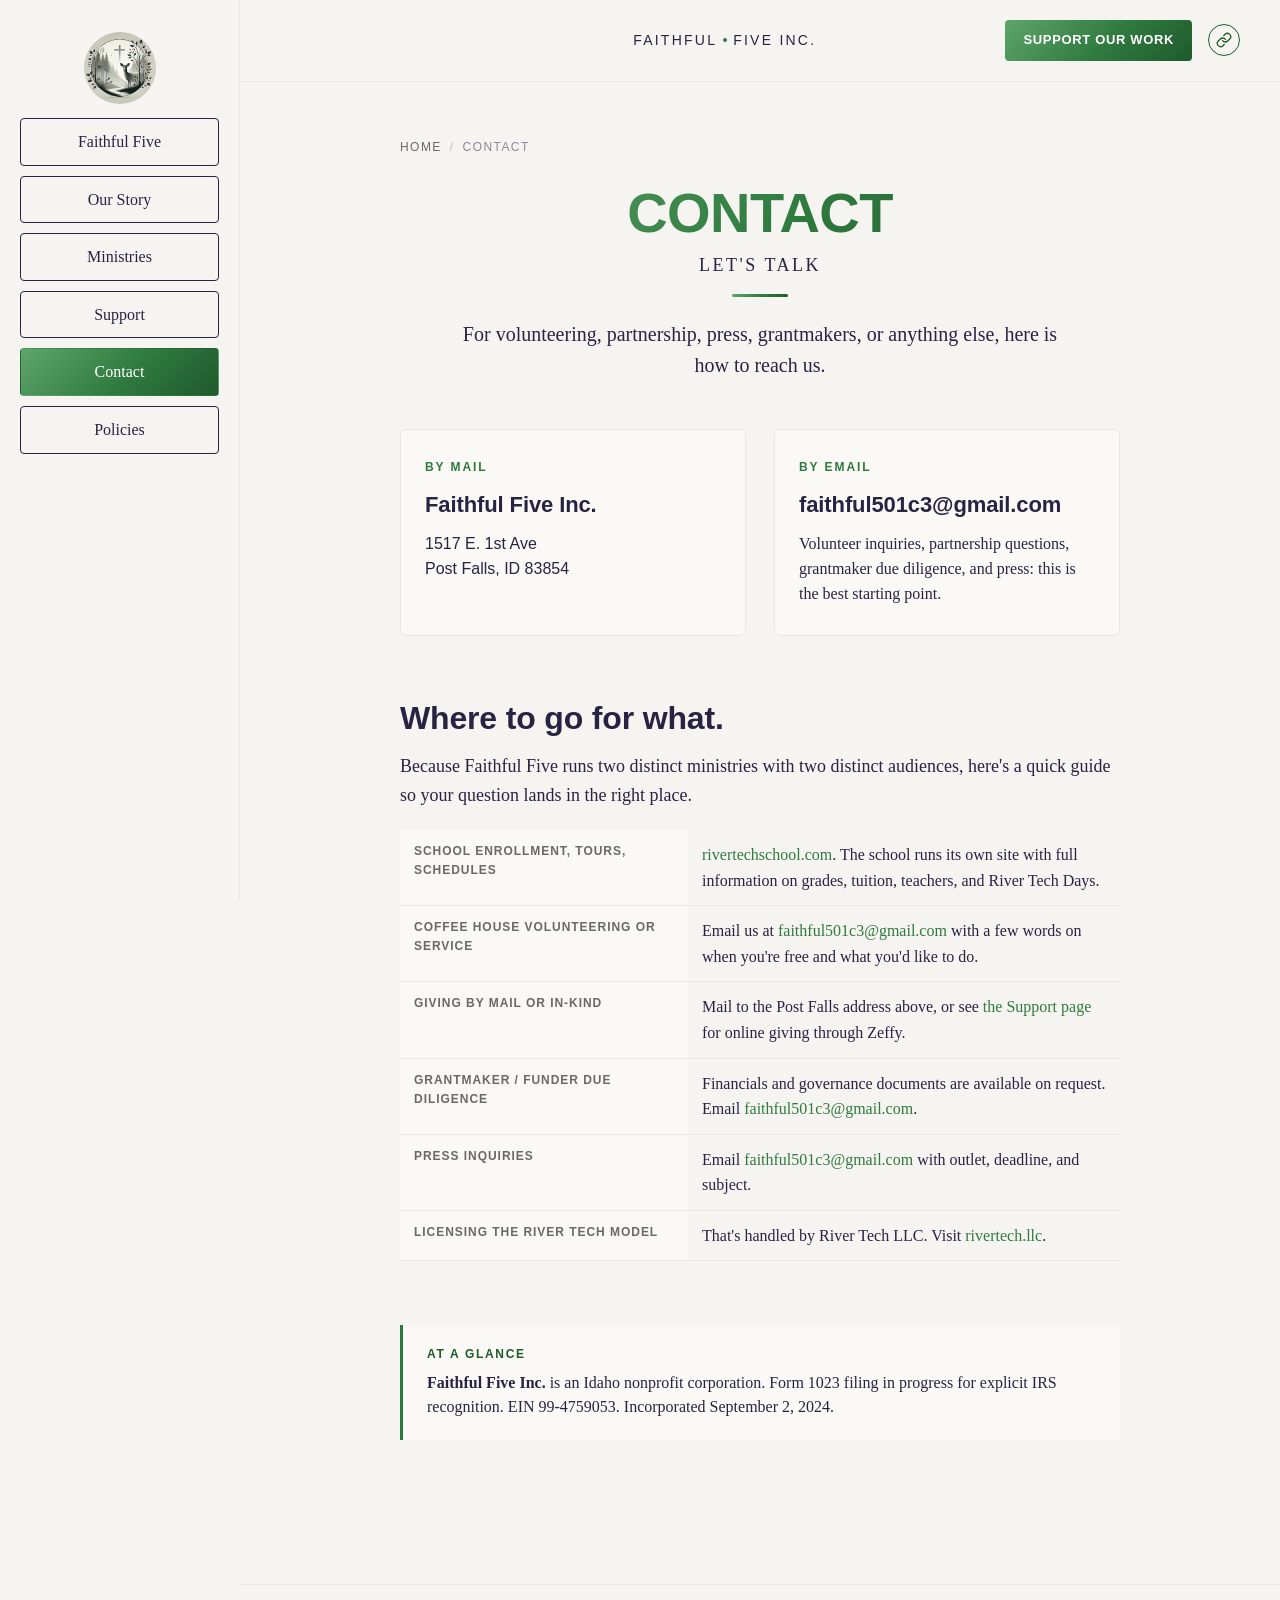
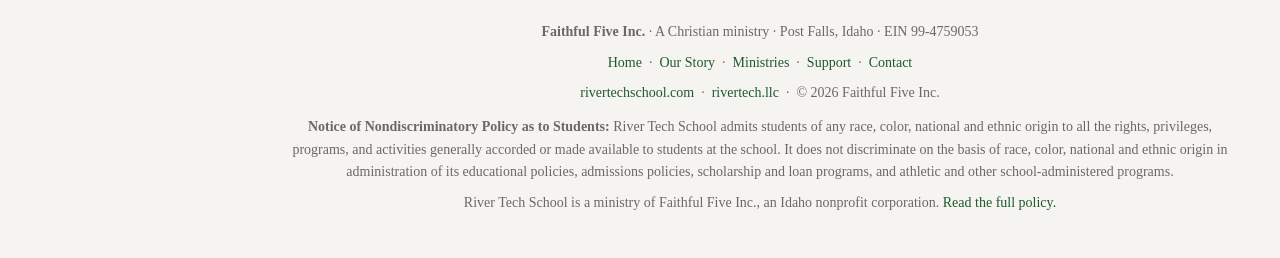
<file: pages/contact.html>
<!DOCTYPE html>
<html lang="en">
<head>
<meta charset="UTF-8">
<title>Contact · Faithful Five Inc.</title>
<meta name="viewport" content="width=device-width, initial-scale=1.0">
<meta name="description" content="Contact Faithful Five Inc. in Post Falls, Idaho. For volunteering, partnership, press, grantmakers, or questions about the Coffee House or the school.">
<meta property="og:title" content="Contact · Faithful Five Inc.">
<meta property="og:description" content="Contact Faithful Five Inc. in Post Falls, Idaho.">
<meta property="og:type" content="website">
<meta property="og:image" content="https://www.faithfulfive.org/assets/img/og-image.jpg">
<link rel="icon" type="image/png" sizes="32x32" href="../assets/img/favicon-32.png">
<link rel="apple-touch-icon" href="../assets/img/apple-touch-icon.png">
<link rel="stylesheet" href="../assets/css/base.css">
<link rel="stylesheet" href="../assets/css/style.css?v=1">
</head>
<body>

<div class="layout">

  <aside class="sidebar">
    <img class="brand-logo" src="../assets/img/faithful-five-logo.jpg" alt="Faithful Five logo">
    <a class="nav-item" href="../index.html">Faithful Five</a>
    <a class="nav-item" href="story.html">Our Story</a>
    <a class="nav-item" href="ministries.html">Ministries</a>
    <a class="nav-item" href="support.html">Support</a>
    <a class="nav-item active" href="contact.html">Contact</a>
    <a class="nav-item" href="policies.html">Policies</a>
  </aside>

  <div class="main">

    <header class="topbar">
      <button class="mobile-toggle" aria-label="Open menu" aria-expanded="false">
        <svg viewBox="0 0 24 24" fill="none" stroke="currentColor" stroke-width="2" stroke-linecap="round"><line x1="4" y1="7" x2="20" y2="7"/><line x1="4" y1="12" x2="20" y2="12"/><line x1="4" y1="17" x2="20" y2="17"/></svg>
      </button>
      <div class="site-title">FAITHFUL<span class="dot"></span>FIVE INC.</div>
      <a href="support.html" class="give-btn">Support Our Work</a>
      <div class="social">
        <a href="https://rivertechschool.com" aria-label="River Tech School" target="_blank" rel="noopener">
          <svg viewBox="0 0 24 24" fill="none" stroke="currentColor" stroke-width="2" stroke-linecap="round"><path d="M10 13a5 5 0 007.54.54l3-3a5 5 0 00-7.07-7.07l-1.72 1.71"/><path d="M14 11a5 5 0 00-7.54-.54l-3 3a5 5 0 007.07 7.07l1.71-1.71"/></svg>
        </a>
      </div>
    </header>

    <div class="content">

      <div class="crumbs">
        <a href="../index.html">Home</a><span class="sep">/</span>Contact
      </div>

      <section style="margin-bottom:48px;">
        <div class="welcome small">CONTACT</div>
        <div class="kicker">Let's talk</div>
        <div class="rule"></div>
        <p class="lede">
          For volunteering, partnership, press, grantmakers, or anything else,
          here is how to reach us.
        </p>
      </section>

      <!-- Contact methods -->
      <section>
        <div class="pillars" style="grid-template-columns: 1fr 1fr;">
          <div class="pillar">
            <div class="pillar-num">By Mail</div>
            <h3>Faithful Five Inc.</h3>
            <p style="font-family: var(--font-display); line-height: 1.55;">
              1517 E. 1st Ave<br>
              Post Falls, ID 83854
            </p>
          </div>
          <div class="pillar">
            <div class="pillar-num">By Email</div>
            <h3>faithful501c3@gmail.com</h3>
            <p>
              Volunteer inquiries, partnership questions, grantmaker due diligence, and
              press: this is the best starting point.
            </p>
          </div>
        </div>
      </section>

      <!-- Where to go for what -->
      <section>
        <h2>Where to go for what.</h2>
        <p>
          Because Faithful Five runs two distinct ministries with two distinct audiences,
          here's a quick guide so your question lands in the right place.
        </p>
        <table class="fact-table">
          <tr>
            <th>School enrollment, tours, schedules</th>
            <td><a href="https://rivertechschool.com" target="_blank" rel="noopener">rivertechschool.com</a>. The school runs its own site with full information on grades, tuition, teachers, and River Tech Days.</td>
          </tr>
          <tr>
            <th>Coffee House volunteering or service</th>
            <td>Email us at <a href="mailto:faithful501c3@gmail.com">faithful501c3@gmail.com</a> with a few words on when you're free and what you'd like to do.</td>
          </tr>
          <tr>
            <th>Giving by mail or in-kind</th>
            <td>Mail to the Post Falls address above, or see <a href="support.html">the Support page</a> for online giving through Zeffy.</td>
          </tr>
          <tr>
            <th>Grantmaker / funder due diligence</th>
            <td>Financials and governance documents are available on request. Email <a href="mailto:faithful501c3@gmail.com">faithful501c3@gmail.com</a>.</td>
          </tr>
          <tr>
            <th>Press inquiries</th>
            <td>Email <a href="mailto:faithful501c3@gmail.com">faithful501c3@gmail.com</a> with outlet, deadline, and subject.</td>
          </tr>
          <tr>
            <th>Licensing the River Tech model</th>
            <td>That's handled by River Tech LLC. Visit <a href="https://rivertech.llc" target="_blank" rel="noopener">rivertech.llc</a>.</td>
          </tr>
        </table>
      </section>

      <!-- Legal footer-equivalent block -->
      <section>
        <div class="callout">
          <div class="label">At a glance</div>
          <p>
            <strong>Faithful Five Inc.</strong> is an Idaho nonprofit corporation. Form 1023 filing in progress
            for explicit IRS recognition. EIN 99-4759053. Incorporated
            September 2, 2024.
          </p>
        </div>
      </section>

    </div>

    <footer>
      <div class="legal">
        <strong>Faithful Five Inc.</strong> · A Christian ministry · Post Falls, Idaho · EIN 99-4759053
      </div>
      <div>
        <a href="../index.html">Home</a>
        &nbsp;·&nbsp;
        <a href="story.html">Our Story</a>
        &nbsp;·&nbsp;
        <a href="ministries.html">Ministries</a>
        &nbsp;·&nbsp;
        <a href="support.html">Support</a>
        &nbsp;·&nbsp;
        <a href="contact.html">Contact</a>
      </div>
      <div style="margin-top:8px;">
        <a href="https://rivertechschool.com" target="_blank" rel="noopener">rivertechschool.com</a>
        &nbsp;·&nbsp;
        <a href="https://rivertech.llc" target="_blank" rel="noopener">rivertech.llc</a>
        &nbsp;·&nbsp;
        © 2026 Faithful Five Inc.
      </div>
      <div class="legal" style="margin-top:12px;">
        <strong>Notice of Nondiscriminatory Policy as to Students:</strong> River Tech School admits students of any race, color, national and ethnic origin to all the rights, privileges, programs, and activities generally accorded or made available to students at the school. It does not discriminate on the basis of race, color, national and ethnic origin in administration of its educational policies, admissions policies, scholarship and loan programs, and athletic and other school-administered programs.
      </div>
      <div class="legal" style="margin-top:6px;">
        River Tech School is a ministry of Faithful Five Inc., an Idaho nonprofit corporation. <a href="policies.html">Read the full policy.</a>
      </div>
    </footer>

  </div>

</div>

<div class="mobile-overlay" id="mobileOverlay">
  <button class="close" aria-label="Close menu">×</button>
  <div class="mobile-brand">FAITHFUL FIVE INC.</div>
  <a class="mobile-link" href="../index.html">Faithful Five</a>
  <a class="mobile-link" href="story.html">Our Story</a>
  <a class="mobile-link" href="ministries.html">Ministries</a>
  <a class="mobile-link" href="support.html">Support</a>
  <a class="mobile-link" href="contact.html">Contact</a>
  <a class="mobile-link" href="policies.html">Policies</a>
</div>

<script>
(function(){
  var toggle = document.querySelector('.mobile-toggle');
  var overlay = document.getElementById('mobileOverlay');
  var close = overlay.querySelector('.close');
  function open(){ overlay.classList.add('open'); toggle.setAttribute('aria-expanded','true'); document.body.style.overflow='hidden'; }
  function shut(){ overlay.classList.remove('open'); toggle.setAttribute('aria-expanded','false'); document.body.style.overflow=''; }
  toggle.addEventListener('click', open);
  close.addEventListener('click', shut);
  overlay.addEventListener('click', function(e){ if(e.target === overlay) shut(); });
})();
</script>

</body>
</html>
</file>
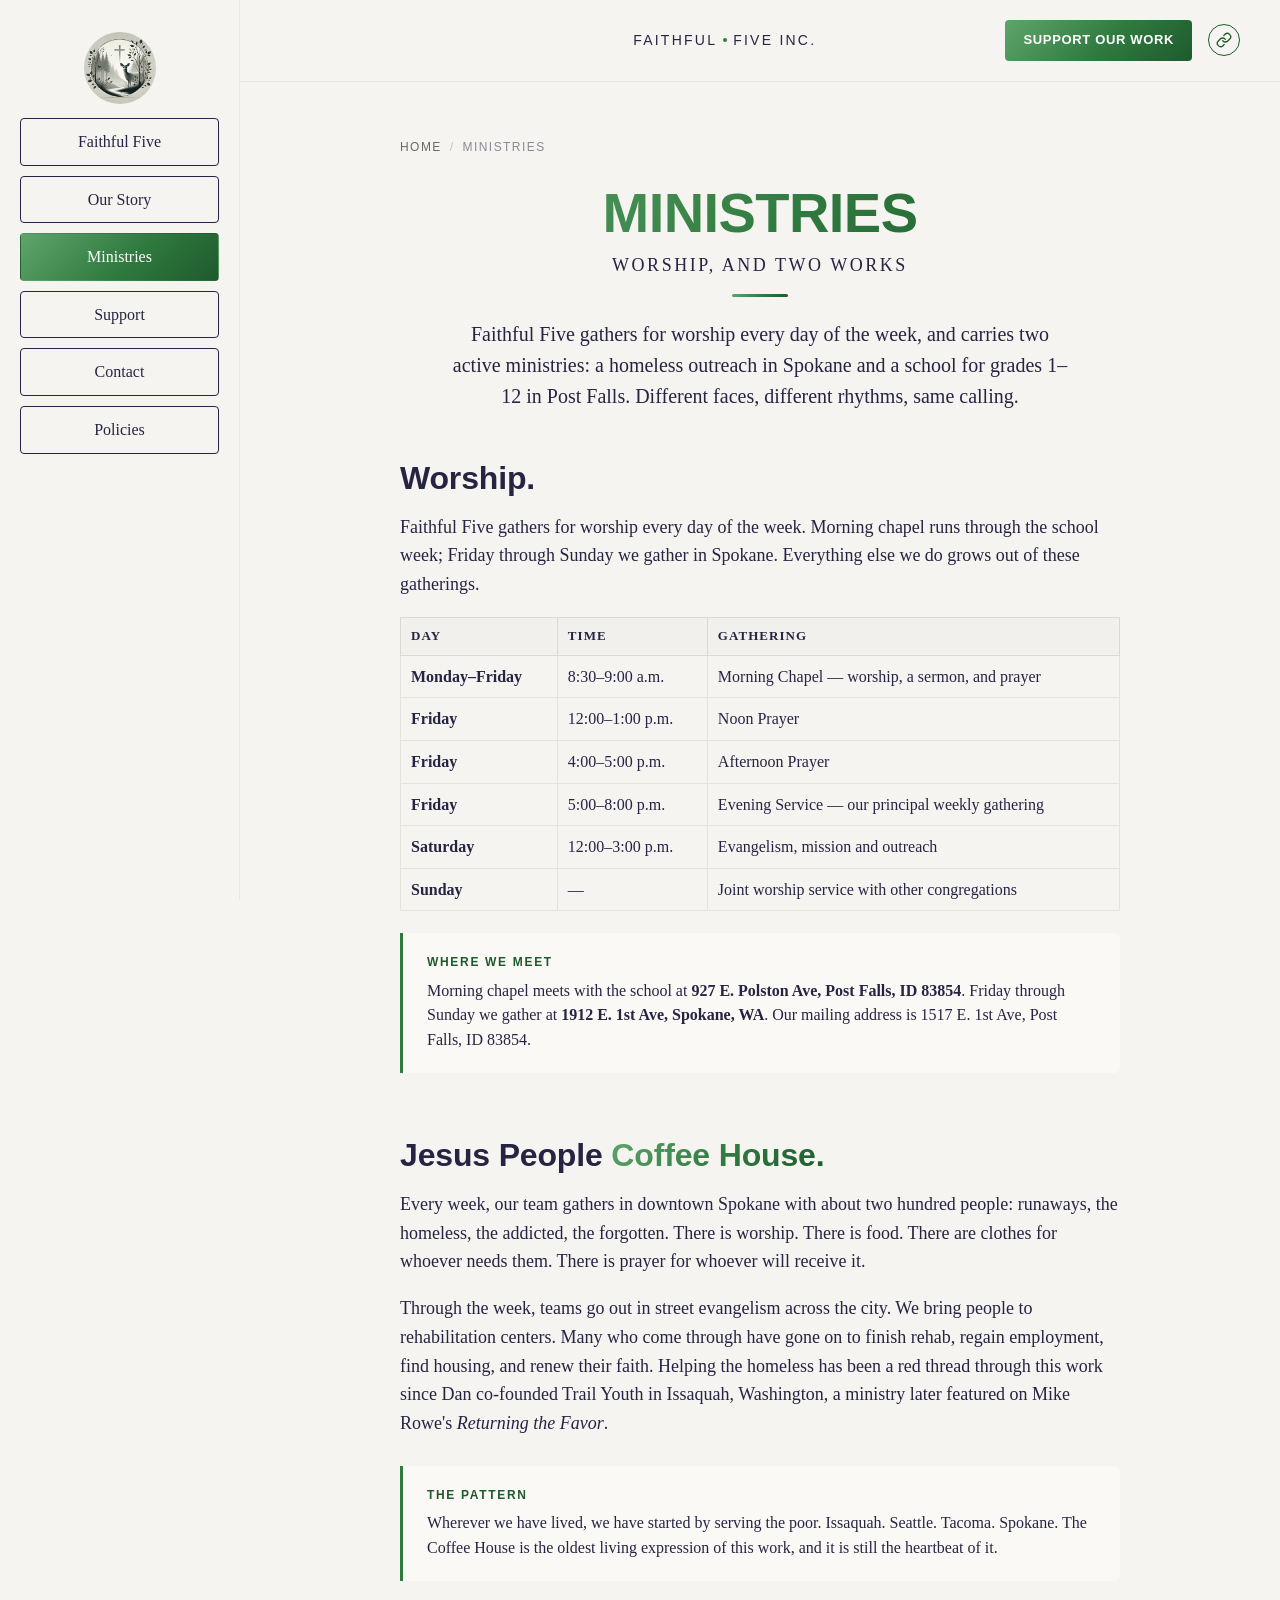
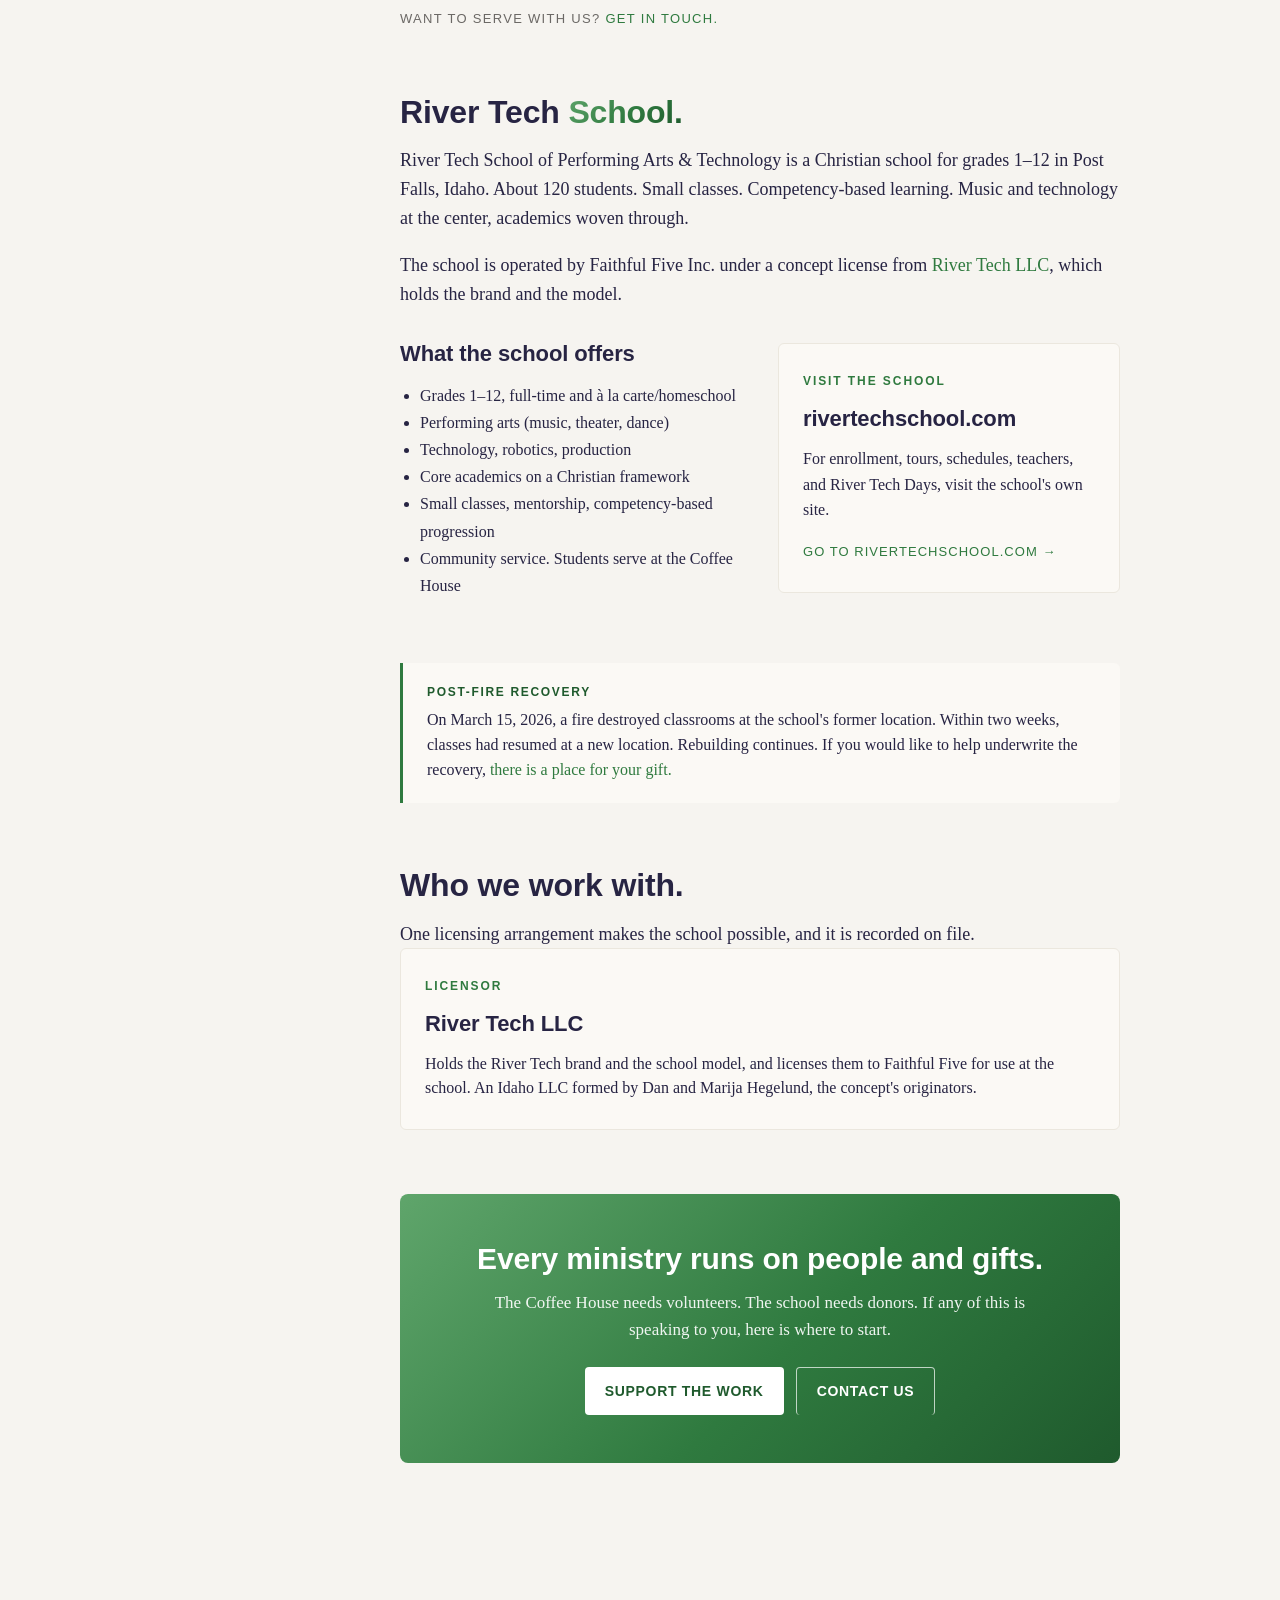
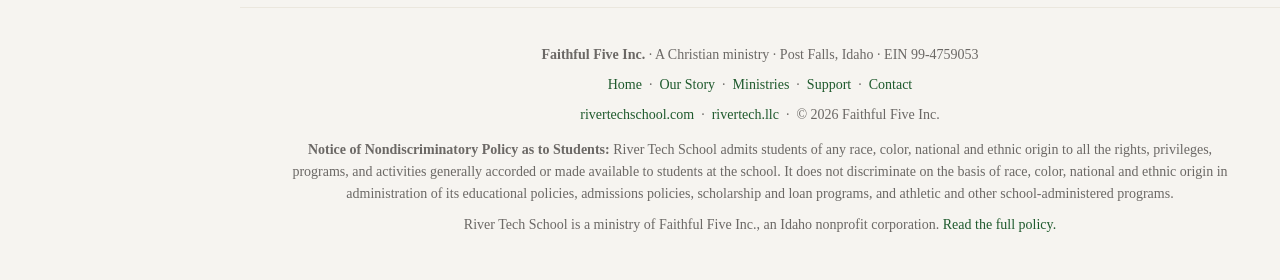
<file: pages/ministries.html>
<!DOCTYPE html>
<html lang="en">
<head>
<meta charset="UTF-8">
<title>Ministries · Faithful Five Inc.</title>
<meta name="viewport" content="width=device-width, initial-scale=1.0">
<meta name="description" content="Jesus People Coffee House (homeless outreach in Spokane) and River Tech School (grades 1–12, performing arts and technology in Post Falls). The two ministries of Faithful Five Inc.">
<meta property="og:title" content="Ministries · Faithful Five Inc.">
<meta property="og:description" content="A homeless outreach in Spokane, and a school for grades 1–12 in Post Falls.">
<meta property="og:type" content="website">
<meta property="og:image" content="https://www.faithfulfive.org/assets/img/og-image.jpg">
<link rel="icon" type="image/png" sizes="32x32" href="../assets/img/favicon-32.png">
<link rel="apple-touch-icon" href="../assets/img/apple-touch-icon.png">
<link rel="stylesheet" href="../assets/css/base.css">
<link rel="stylesheet" href="../assets/css/style.css?v=1">
</head>
<body>

<div class="layout">

  <aside class="sidebar">
    <img class="brand-logo" src="../assets/img/faithful-five-logo.jpg" alt="Faithful Five logo">
    <a class="nav-item" href="../index.html">Faithful Five</a>
    <a class="nav-item" href="story.html">Our Story</a>
    <a class="nav-item active" href="ministries.html">Ministries</a>
    <a class="nav-item" href="support.html">Support</a>
    <a class="nav-item" href="contact.html">Contact</a>
    <a class="nav-item" href="policies.html">Policies</a>
  </aside>

  <div class="main">

    <header class="topbar">
      <button class="mobile-toggle" aria-label="Open menu" aria-expanded="false">
        <svg viewBox="0 0 24 24" fill="none" stroke="currentColor" stroke-width="2" stroke-linecap="round"><line x1="4" y1="7" x2="20" y2="7"/><line x1="4" y1="12" x2="20" y2="12"/><line x1="4" y1="17" x2="20" y2="17"/></svg>
      </button>
      <div class="site-title">FAITHFUL<span class="dot"></span>FIVE INC.</div>
      <a href="support.html" class="give-btn">Support Our Work</a>
      <div class="social">
        <a href="https://rivertechschool.com" aria-label="River Tech School" target="_blank" rel="noopener">
          <svg viewBox="0 0 24 24" fill="none" stroke="currentColor" stroke-width="2" stroke-linecap="round"><path d="M10 13a5 5 0 007.54.54l3-3a5 5 0 00-7.07-7.07l-1.72 1.71"/><path d="M14 11a5 5 0 00-7.54-.54l-3 3a5 5 0 007.07 7.07l1.71-1.71"/></svg>
        </a>
      </div>
    </header>

    <div class="content">

      <div class="crumbs">
        <a href="../index.html">Home</a><span class="sep">/</span>Ministries
      </div>

      <section style="margin-bottom:48px;">
        <div class="welcome small">MINISTRIES</div>
        <div class="kicker">Worship, and two works</div>
        <div class="rule"></div>
        <p class="lede">
          Faithful Five gathers for worship every day of the week, and carries two
          active ministries: a homeless outreach in Spokane and a school for grades
          1–12 in Post Falls. Different faces, different rhythms, same calling.
        </p>
      </section>

      <!-- Worship -->
      <section id="worship">
        <h2>Worship.</h2>
        <p>
          Faithful Five gathers for worship every day of the week. Morning chapel runs
          through the school week; Friday through Sunday we gather in Spokane.
          Everything else we do grows out of these gatherings.
        </p>
        <table style="width:100%; border-collapse:collapse; margin-top:18px; font-size:16px;">
          <tr style="background:#f2f0ed;">
            <th style="text-align:left; padding:8px 10px; border:1px solid #ddd8d2; font-size:13px; letter-spacing:.08em; text-transform:uppercase;">Day</th>
            <th style="text-align:left; padding:8px 10px; border:1px solid #ddd8d2; font-size:13px; letter-spacing:.08em; text-transform:uppercase;">Time</th>
            <th style="text-align:left; padding:8px 10px; border:1px solid #ddd8d2; font-size:13px; letter-spacing:.08em; text-transform:uppercase;">Gathering</th>
          </tr>
          <tr><td style="padding:8px 10px; border:1px solid #e6e2dc;"><strong>Monday&ndash;Friday</strong></td><td style="padding:8px 10px; border:1px solid #e6e2dc;">8:30&ndash;9:00 a.m.</td><td style="padding:8px 10px; border:1px solid #e6e2dc;">Morning Chapel &mdash; worship, a sermon, and prayer</td></tr>
          <tr><td style="padding:8px 10px; border:1px solid #e6e2dc;"><strong>Friday</strong></td><td style="padding:8px 10px; border:1px solid #e6e2dc;">12:00&ndash;1:00 p.m.</td><td style="padding:8px 10px; border:1px solid #e6e2dc;">Noon Prayer</td></tr>
          <tr><td style="padding:8px 10px; border:1px solid #e6e2dc;"><strong>Friday</strong></td><td style="padding:8px 10px; border:1px solid #e6e2dc;">4:00&ndash;5:00 p.m.</td><td style="padding:8px 10px; border:1px solid #e6e2dc;">Afternoon Prayer</td></tr>
          <tr><td style="padding:8px 10px; border:1px solid #e6e2dc;"><strong>Friday</strong></td><td style="padding:8px 10px; border:1px solid #e6e2dc;">5:00&ndash;8:00 p.m.</td><td style="padding:8px 10px; border:1px solid #e6e2dc;">Evening Service &mdash; our principal weekly gathering</td></tr>
          <tr><td style="padding:8px 10px; border:1px solid #e6e2dc;"><strong>Saturday</strong></td><td style="padding:8px 10px; border:1px solid #e6e2dc;">12:00&ndash;3:00 p.m.</td><td style="padding:8px 10px; border:1px solid #e6e2dc;">Evangelism, mission and outreach</td></tr>
          <tr><td style="padding:8px 10px; border:1px solid #e6e2dc;"><strong>Sunday</strong></td><td style="padding:8px 10px; border:1px solid #e6e2dc;">&mdash;</td><td style="padding:8px 10px; border:1px solid #e6e2dc;">Joint worship service with other congregations</td></tr>
        </table>
        <div class="callout" style="margin-top:22px;">
          <div class="label">Where we meet</div>
          <p>
            Morning chapel meets with the school at <strong>927 E. Polston Ave, Post Falls, ID 83854</strong>.
            Friday through Sunday we gather at <strong>1912 E. 1st Ave, Spokane, WA</strong>.
            Our mailing address is 1517 E. 1st Ave, Post Falls, ID 83854.
          </p>
        </div>
      </section>

      <!-- Jesus People Coffee House -->
      <section id="coffee-house">
        <h2>Jesus People <span class="accent">Coffee House.</span></h2>
        <p>
          Every week, our team gathers in downtown Spokane with about two hundred people:
          runaways, the homeless, the addicted, the forgotten. There is worship. There
          is food. There are clothes for whoever needs them. There is prayer for whoever
          will receive it.
        </p>
        <p>
          Through the week, teams go out in street evangelism across the city. We bring
          people to rehabilitation centers. Many who come through have gone on to finish
          rehab, regain employment, find housing, and renew their faith. Helping the
          homeless has been a red thread through this work since Dan co-founded Trail
          Youth in Issaquah, Washington, a ministry later featured on Mike Rowe's
          <em>Returning the Favor</em>.
        </p>
        <div class="callout">
          <div class="label">The pattern</div>
          <p>
            Wherever we have lived, we have started by serving the poor. Issaquah.
            Seattle. Tacoma. Spokane. The Coffee House is the oldest living expression
            of this work, and it is still the heartbeat of it.
          </p>
        </div>
        <p style="font-family: var(--font-display); font-size: 13px; letter-spacing: 0.1em; text-transform: uppercase; color: #6b6865; margin-top: 24px;">
          Want to serve with us? <a href="contact.html">Get in touch.</a>
        </p>
      </section>

      <!-- River Tech School -->
      <section id="river-tech-school">
        <h2>River Tech <span class="accent">School.</span></h2>
        <p>
          River Tech School of Performing Arts &amp; Technology is a Christian school for grades 1–12
           in Post Falls, Idaho. About 120 students. Small classes.
          Competency-based learning. Music and technology at the center, academics
          woven through.
        </p>
        <p>
          The school is operated by Faithful Five Inc. under a concept license from
          <a href="https://rivertech.llc" target="_blank" rel="noopener">River Tech LLC</a>,
          which holds the brand and the model.
        </p>
        <div class="split" style="margin-top: 28px;">
          <div>
            <h3 style="font-family: var(--font-display); font-size: 22px; font-weight: 700; margin-bottom: 10px;">What the school offers</h3>
            <ul style="padding-left: 20px; list-style: disc; font-size: 16px; line-height: 1.7;">
              <li>Grades 1–12, full-time and à la carte/homeschool</li>
              <li>Performing arts (music, theater, dance)</li>
              <li>Technology, robotics, production</li>
              <li>Core academics on a Christian framework</li>
              <li>Small classes, mentorship, competency-based progression</li>
              <li>Community service. Students serve at the Coffee House</li>
            </ul>
          </div>
          <div class="pillar" style="margin: 0;">
            <div class="pillar-num">Visit the school</div>
            <h3 style="margin-bottom: 10px;">rivertechschool.com</h3>
            <p style="font-size: 16px;">
              For enrollment, tours, schedules, teachers, and River Tech Days,
              visit the school's own site.
            </p>
            <p style="margin-top: 14px;">
              <a href="https://rivertechschool.com" target="_blank" rel="noopener" style="font-family: var(--font-display); font-size: 13px; letter-spacing: 0.08em; text-transform: uppercase;">Go to rivertechschool.com →</a>
            </p>
          </div>
        </div>
      </section>

      <!-- Post-fire note -->
      <section>
        <div class="callout">
          <div class="label">Post-fire recovery</div>
          <p>
            On March 15, 2026, a fire destroyed classrooms at the school's former
            location. Within two weeks, classes had resumed at a new location.
            Rebuilding continues. If you would like to help underwrite the recovery,
            <a href="support.html">there is a place for your gift.</a>
          </p>
        </div>
      </section>

      <!-- The partners -->
      <section>
        <h2>Who we work with.</h2>
        <p>
          One licensing arrangement makes the school possible, and it is recorded on file.
        </p>
        <div class="pillars" style="grid-template-columns: 1fr;">
          <div class="pillar">
            <div class="pillar-num">Licensor</div>
            <h3>River Tech LLC</h3>
            <p>
              Holds the River Tech brand and the school model, and licenses them to
              Faithful Five for use at the school. An Idaho LLC formed by Dan and
              Marija Hegelund, the concept's originators.
            </p>
          </div>
        </div>
      </section>

      <!-- CTA -->
      <section>
        <div class="cta-block">
          <h2>Every ministry runs on people and gifts.</h2>
          <p>
            The Coffee House needs volunteers. The school needs donors. If any of this
            is speaking to you, here is where to start.
          </p>
          <div class="cta-row">
            <a class="btn btn-solid" href="support.html">Support the Work</a>
            <a class="btn btn-outline" href="contact.html">Contact Us</a>
          </div>
        </div>
      </section>

    </div>

    <footer>
      <div class="legal">
        <strong>Faithful Five Inc.</strong> · A Christian ministry · Post Falls, Idaho · EIN 99-4759053
      </div>
      <div>
        <a href="../index.html">Home</a>
        &nbsp;·&nbsp;
        <a href="story.html">Our Story</a>
        &nbsp;·&nbsp;
        <a href="ministries.html">Ministries</a>
        &nbsp;·&nbsp;
        <a href="support.html">Support</a>
        &nbsp;·&nbsp;
        <a href="contact.html">Contact</a>
      </div>
      <div style="margin-top:8px;">
        <a href="https://rivertechschool.com" target="_blank" rel="noopener">rivertechschool.com</a>
        &nbsp;·&nbsp;
        <a href="https://rivertech.llc" target="_blank" rel="noopener">rivertech.llc</a>
        &nbsp;·&nbsp;
        © 2026 Faithful Five Inc.
      </div>
      <div class="legal" style="margin-top:12px;">
        <strong>Notice of Nondiscriminatory Policy as to Students:</strong> River Tech School admits students of any race, color, national and ethnic origin to all the rights, privileges, programs, and activities generally accorded or made available to students at the school. It does not discriminate on the basis of race, color, national and ethnic origin in administration of its educational policies, admissions policies, scholarship and loan programs, and athletic and other school-administered programs.
      </div>
      <div class="legal" style="margin-top:6px;">
        River Tech School is a ministry of Faithful Five Inc., an Idaho nonprofit corporation. <a href="policies.html">Read the full policy.</a>
      </div>
    </footer>

  </div>

</div>

<div class="mobile-overlay" id="mobileOverlay">
  <button class="close" aria-label="Close menu">×</button>
  <div class="mobile-brand">FAITHFUL FIVE INC.</div>
  <a class="mobile-link" href="../index.html">Faithful Five</a>
  <a class="mobile-link" href="story.html">Our Story</a>
  <a class="mobile-link" href="ministries.html">Ministries</a>
  <a class="mobile-link" href="support.html">Support</a>
  <a class="mobile-link" href="contact.html">Contact</a>
  <a class="mobile-link" href="policies.html">Policies</a>
</div>

<script>
(function(){
  var toggle = document.querySelector('.mobile-toggle');
  var overlay = document.getElementById('mobileOverlay');
  var close = overlay.querySelector('.close');
  function open(){ overlay.classList.add('open'); toggle.setAttribute('aria-expanded','true'); document.body.style.overflow='hidden'; }
  function shut(){ overlay.classList.remove('open'); toggle.setAttribute('aria-expanded','false'); document.body.style.overflow=''; }
  toggle.addEventListener('click', open);
  close.addEventListener('click', shut);
  overlay.addEventListener('click', function(e){ if(e.target === overlay) shut(); });
})();
</script>

</body>
</html>
</file>
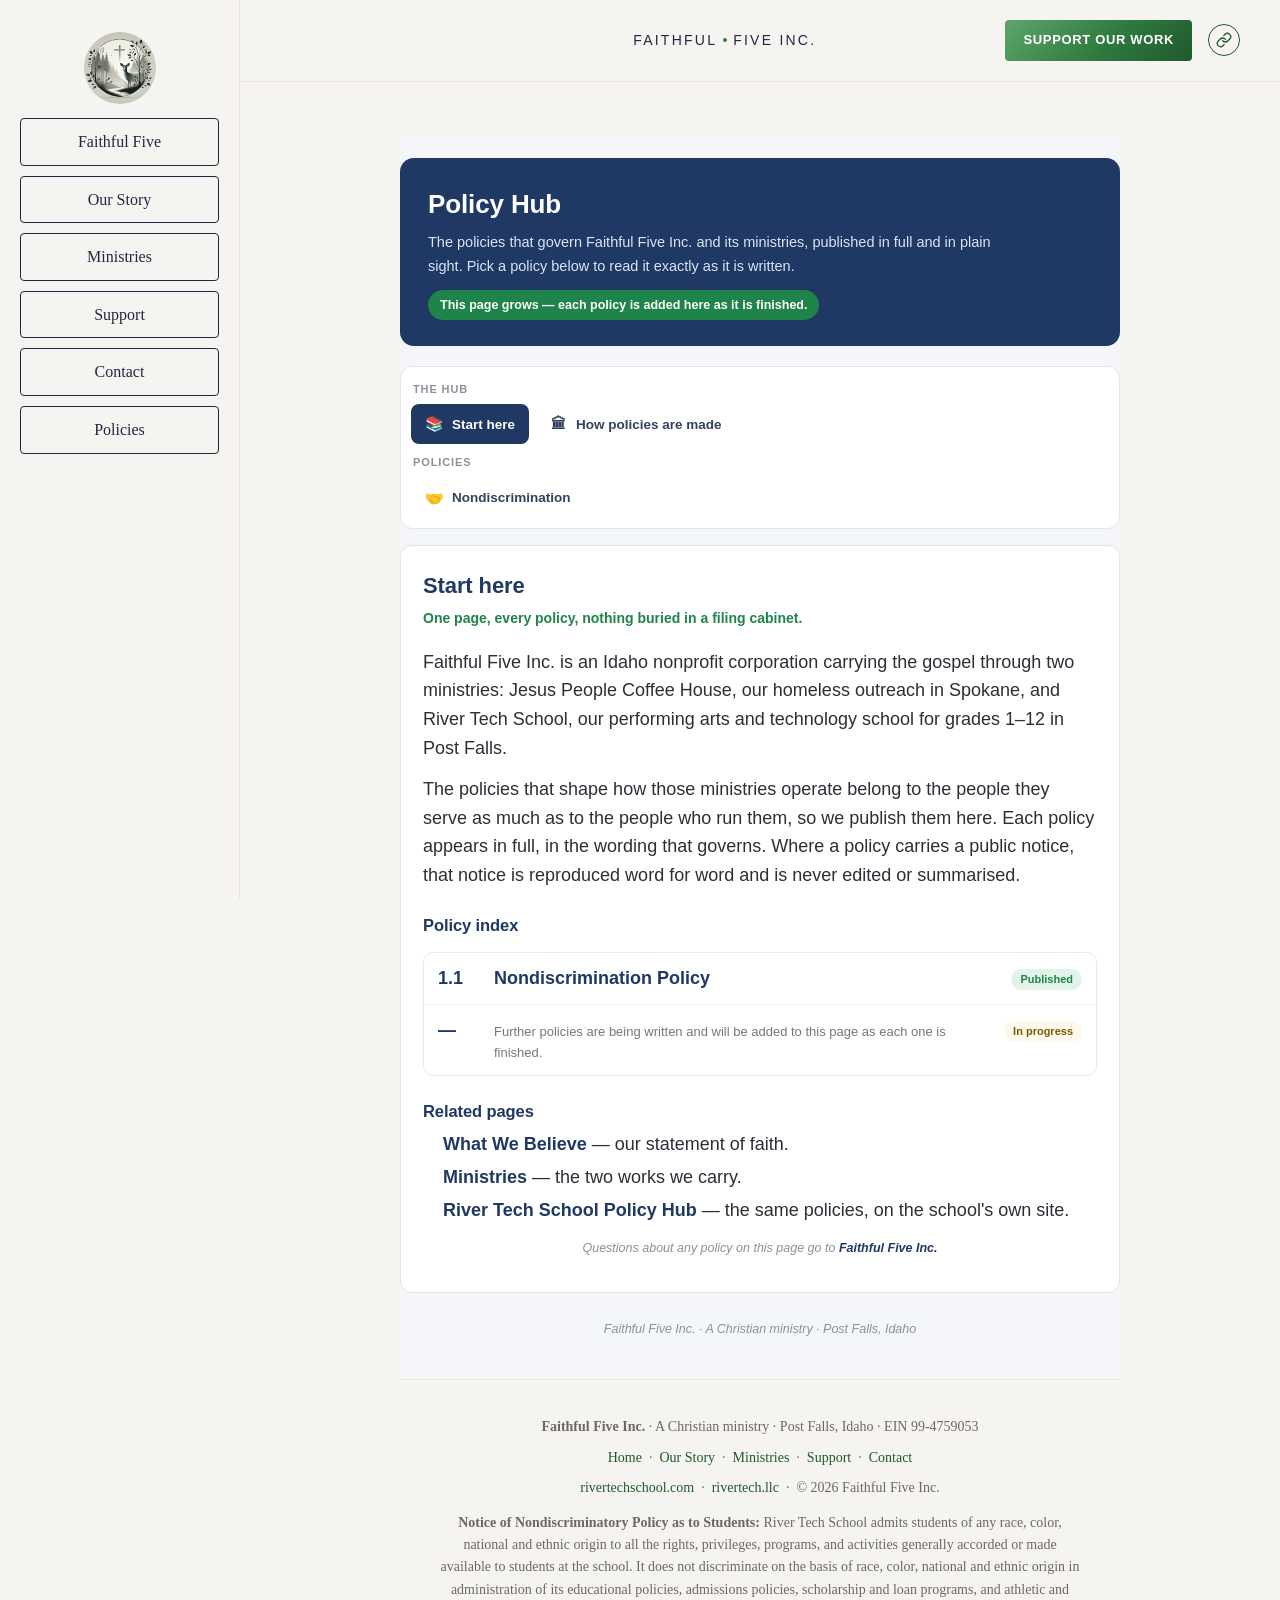
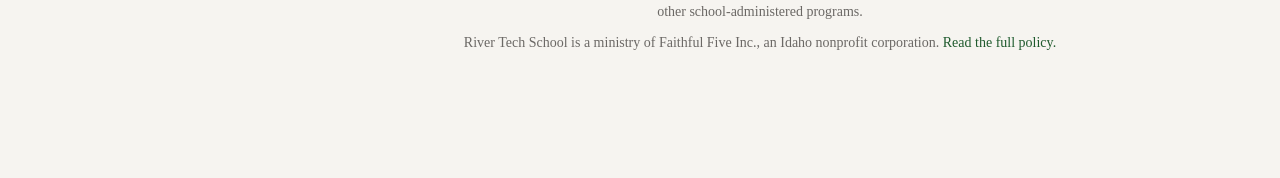
<file: pages/policies.html>
<!DOCTYPE html>
<html lang="en">
<head>
<meta charset="UTF-8">
<title>Policy Hub | Faithful Five Inc.</title>
<meta name="viewport" content="width=device-width, initial-scale=1.0">
<meta name="description" content="Every Faithful Five Inc. policy published in full, including the nondiscrimination policy of River Tech School. New policies are added as they are finished.">
<meta property="og:title" content="Policy Hub | Faithful Five Inc.">
<meta property="og:description" content="Every Faithful Five Inc. policy published in full, including the nondiscrimination policy of River Tech School. New policies are added as they are finished.">
<meta property="og:type" content="website">
<meta property="og:image" content="https://www.faithfulfive.org/assets/img/og-image.jpg">
<link rel="icon" type="image/png" sizes="32x32" href="../assets/img/favicon-32.png">
<link rel="apple-touch-icon" href="../assets/img/apple-touch-icon.png">
<link rel="stylesheet" href="../assets/css/base.css">
<link rel="stylesheet" href="../assets/css/style.css?v=1">
<style>
#polhub *{box-sizing:border-box}
#polhub{margin:0;font-family:-apple-system,BlinkMacSystemFont,'Segoe UI',Helvetica,Arial,sans-serif;color:#2b2f36;background:#f4f6f9;line-height:1.6}
#polhub .wrap{max-width:1080px;margin:0 auto;padding:26px 16px 70px}
#polhub .hero{background:#1F3864;color:#fff;border-radius:14px;padding:26px 28px;margin-bottom:8px}
#polhub .hero h1{margin:0 0 6px;font-size:26px}
#polhub .hero p{margin:0;font-size:14.5px;color:#dbe4f4;max-width:70ch}
#polhub .grow{display:inline-block;margin-top:12px;background:#1E8449;color:#fff;font-size:12.5px;font-weight:600;padding:5px 12px;border-radius:999px}
#polhub .layout{display:flex;gap:22px;margin-top:20px;align-items:flex-start}
#polhub .side{flex:0 0 252px;position:sticky;top:14px}
#polhub .side nav{display:flex;flex-direction:column;gap:3px;background:#fff;border:1px solid #e2e6ec;border-radius:12px;padding:8px}
#polhub .side .grouphead{font-size:11px;letter-spacing:.08em;text-transform:uppercase;color:#8a9199;font-weight:700;padding:10px 13px 4px}
#polhub .side button{all:unset;cursor:pointer;padding:9px 13px;border-radius:8px;font-size:14px;font-weight:600;color:#33415c;display:flex;align-items:center;gap:9px}
#polhub .side button:hover{background:#eef2f8}
#polhub .side button.active{background:#1F3864;color:#fff}
#polhub .side .ico{width:18px;text-align:center;font-size:15px}
#polhub .content{flex:1 1 auto;min-width:0;background:#fff;border:1px solid #e2e6ec;border-radius:12px;padding:26px 30px}
#polhub .panel{display:none}
#polhub .panel.active{display:block;animation:pf .18s ease}
@keyframes pf{from{opacity:0;transform:translateY(4px)}to{opacity:1;transform:none}}
#polhub .panel h2{color:#1F3864;font-size:22px;margin:0 0 4px}
#polhub .panel .lead{color:#1E8449;font-weight:600;font-size:14px;margin:0 0 18px}
#polhub .panel h3{color:#1F3864;font-size:16.5px;margin:22px 0 6px}
#polhub .panel p{margin:0 0 12px}
#polhub .panel ul{margin:6px 0 14px;padding-left:20px}
#polhub .panel li{margin:4px 0}
#polhub .panel a{color:#1F3864;font-weight:600}
#polhub .notice{background:#f2f6fb;border-left:4px solid #1F3864;border-radius:6px;padding:16px 18px;margin:14px 0}
#polhub .notice .nt{font-weight:700;color:#1F3864;font-size:13px;letter-spacing:.03em;text-transform:uppercase;margin:0 0 8px}
#polhub .notice p{margin:0 0 10px}
#polhub .notice p:last-child{margin:0}
#polhub .attrib{color:#5a6472;font-size:13.5px;font-style:italic;margin:0 0 12px}
#polhub .meta{border:1px solid #e7ebf1;border-radius:10px;overflow:hidden;margin:14px 0 18px}
#polhub table.meta-t{border-collapse:collapse;width:100%;font-size:14px}
#polhub table.meta-t td{border-top:1px solid #eef1f5;padding:8px 12px;vertical-align:top}
#polhub table.meta-t tr:first-child td{border-top:none}
#polhub table.meta-t td.k{white-space:nowrap;font-weight:700;color:#1F3864;width:190px}
#polhub .pill{display:inline-block;font-size:11px;font-weight:700;padding:2px 9px;border-radius:999px;vertical-align:middle}
#polhub .pill.live{background:#e4f3ea;color:#1E8449}
#polhub .pill.soon{background:#fff8ec;color:#7a5c05}
#polhub .muted{color:#71787f;font-size:13px}
#polhub .foot-note{margin-top:26px;color:#8a9199;font-size:12.5px;font-style:italic;text-align:center}
#polhub .idx{border:1px solid #e7ebf1;border-radius:10px;margin:14px 0 18px;overflow:hidden}
#polhub .idx .row{display:flex;gap:12px;align-items:baseline;padding:11px 14px;border-top:1px solid #eef1f5}
#polhub .idx .row:first-child{border-top:none}
#polhub .idx .num{font-weight:700;color:#1F3864;width:44px;flex:0 0 44px}
#polhub .idx .nm{flex:1 1 auto}
#polhub .idx .st{flex:0 0 auto}
@media(max-width:760px){
  #polhub .layout{flex-direction:column}
  #polhub .side{position:static;flex:none;width:100%}
  #polhub .side nav{flex-direction:row;flex-wrap:wrap;gap:6px}
  #polhub .side .grouphead{width:100%;padding:6px 4px 2px}
  #polhub .side button{flex:1 1 auto;justify-content:center}
  #polhub .content{padding:20px 18px}
  #polhub .idx .row{flex-wrap:wrap}
}

/* narrow-column sites: the hub stacks, nav becomes a pill row */
#polhub .wrap{padding:20px 0 40px}
#polhub .layout{flex-direction:column;gap:16px}
#polhub .side{position:static;flex:none;width:100%}
#polhub .side nav{flex-direction:row;flex-wrap:wrap;align-items:center;gap:6px;padding:10px}
#polhub .side .grouphead{width:100%;padding:4px 2px 0}
#polhub .side button{flex:0 1 auto;justify-content:center;font-size:13.5px;padding:8px 14px}
#polhub .content{padding:22px 22px}
#polhub table.meta-t td.k{width:auto}
</style>
</head>
<body>

<div class="layout">

  <aside class="sidebar">
    <img class="brand-logo" src="../assets/img/faithful-five-logo.jpg" alt="Faithful Five logo">
    <a class="nav-item" href="../index.html">Faithful Five</a>
    <a class="nav-item" href="story.html">Our Story</a>
    <a class="nav-item" href="ministries.html">Ministries</a>
    <a class="nav-item" href="support.html">Support</a>
    <a class="nav-item" href="contact.html">Contact</a>
    <a class="nav-item" href="policies.html">Policies</a>
  </aside>

  <div class="main">

    <header class="topbar">
      <button class="mobile-toggle" aria-label="Open menu" aria-expanded="false">
        <svg viewBox="0 0 24 24" fill="none" stroke="currentColor" stroke-width="2" stroke-linecap="round"><line x1="4" y1="7" x2="20" y2="7"/><line x1="4" y1="12" x2="20" y2="12"/><line x1="4" y1="17" x2="20" y2="17"/></svg>
      </button>
      <div class="site-title">FAITHFUL<span class="dot"></span>FIVE INC.</div>
      <a href="support.html" class="give-btn">Support Our Work</a>
      <div class="social">
        <a href="https://rivertechschool.com" aria-label="River Tech School" target="_blank" rel="noopener">
          <svg viewBox="0 0 24 24" fill="none" stroke="currentColor" stroke-width="2" stroke-linecap="round"><path d="M10 13a5 5 0 007.54.54l3-3a5 5 0 00-7.07-7.07l-1.72 1.71"/><path d="M14 11a5 5 0 00-7.54-.54l-3 3a5 5 0 007.07 7.07l1.71-1.71"/></svg>
        </a>
      </div>
    </header>

    <div class="content">
<div id="polhub"><div class="wrap">

<div class="hero">
  <h1>Policy Hub</h1>
  <p>The policies that govern Faithful Five Inc. and its ministries, published in full and in plain sight. Pick a policy below to read it exactly as it is written.</p>
  <span class="grow">This page grows &mdash; each policy is added here as it is finished.</span>
</div>

<div class="layout">

  <div class="side">
    <nav>
      <div class="grouphead">The Hub</div>
      <button class="ptab active" data-p="p-start"><span class="ico">&#128218;</span> Start here</button>
      <button class="ptab" data-p="p-how"><span class="ico">&#127963;</span> How policies are made</button>
      <div class="grouphead">Policies</div>
      <button class="ptab" data-p="p-nondis"><span class="ico">&#129309;</span> Nondiscrimination</button>
    </nav>
  </div>

  <div class="content">

    <div class="panel active" id="p-start">
      <h2>Start here</h2>
      <p class="lead">One page, every policy, nothing buried in a filing cabinet.</p>

      <p>Faithful Five Inc. is an Idaho nonprofit corporation carrying the gospel through two ministries: Jesus People Coffee House, our homeless outreach in Spokane, and River Tech School, our performing arts and technology school for grades 1&ndash;12 in Post Falls.</p>

      <p>The policies that shape how those ministries operate belong to the people they serve as much as to the people who run them, so we publish them here. Each policy appears in full, in the wording that governs. Where a policy carries a public notice, that notice is reproduced word for word and is never edited or summarised.</p>

      <h3>Policy index</h3>

      <div class="idx">
        <div class="row">
          <div class="num">1.1</div>
          <div class="nm"><a href="#" class="jump" data-p="p-nondis">Nondiscrimination Policy</a></div>
          <div class="st"><span class="pill live">Published</span></div>
        </div>
        <div class="row">
          <div class="num">&mdash;</div>
          <div class="nm muted">Further policies are being written and will be added to this page as each one is finished.</div>
          <div class="st"><span class="pill soon">In progress</span></div>
        </div>
      </div>

      <h3>Related pages</h3>
      <ul>
        <li><a href="beliefs.html">What We Believe</a> &mdash; our statement of faith.</li>
        <li><a href="ministries.html">Ministries</a> &mdash; the two works we carry.</li>
        <li><a href="https://www.rivertechschool.com/pages/policies.html">River Tech School Policy Hub</a> &mdash; the same policies, on the school's own site.</li>
      </ul>

      <p class="foot-note">Questions about any policy on this page go to <a href="contact.html">Faithful Five Inc.</a></p>
    </div>

    <div class="panel" id="p-how">
      <h2>How policies are made</h2>
      <p class="lead">Written once, approved openly, reviewed on a clock.</p>

      <p>Policy at Faithful Five is not improvised. Each policy is drafted, reviewed, and approved by the authority named in the policy itself, and each one carries a responsible officer who has to make it true in practice rather than merely on paper.</p>

      <h3>Who approves what</h3>

      <div class="meta">
        <table class="meta-t">
          <tr><td class="k">Approval authority</td><td>Board of Directors, Faithful Five Inc.</td></tr>
          <tr><td class="k">Responsible officer</td><td>Named in each policy. For school policy, the Head of School.</td></tr>
          <tr><td class="k">Review cycle</td><td>Every three years, and immediately on any change in tax status, entity structure, accreditation, or acceptance of federal funds.</td></tr>
          <tr><td class="k">Where policies live</td><td>This page, the school's family handbook, and the Internal Procedures Manual.</td></tr>
        </table>
      </div>

      <h3>Why we publish them</h3>
      <p>A policy that the people it affects cannot read is not a policy, it is a private preference. Publishing the full text means anyone can hold Faithful Five to its own words, and it means we have to mean them. That is the point of this page.</p>

      <h3>Raising a concern</h3>
      <p>Concerns about a policy, or about how a policy has been applied, go to the officer responsible for it. Where a concern involves that officer, it goes to the Board Chair of Faithful Five Inc. Nobody is retaliated against for raising one. Write to us through the <a href="contact.html">contact page</a> and it will be routed to the right person.</p>
    </div>

    <div class="panel" id="p-nondis">
      <h2>1.1 &nbsp;Nondiscrimination Policy</h2>
      <p class="lead">Published verbatim, continuously, on every domain the school operates.</p>

      <div class="notice">
        <p class="nt">Notice of Nondiscriminatory Policy as to Students</p>
        <p>River Tech School admits students of any race, color, national and ethnic origin to all the rights, privileges, programs, and activities generally accorded or made available to students at the school. It does not discriminate on the basis of race, color, national and ethnic origin in administration of its educational policies, admissions policies, scholarship and loan programs, and athletic and other school-administered programs.</p>
      </div>

      <p class="attrib">River Tech School is a ministry of Faithful Five Inc., an Idaho nonprofit corporation.</p>

      <h3>Scope</h3>
      <p>This policy covers every grade and program operated under the River Tech School name, full-time and part-time. It governs every decision about admission, tuition and financial assistance, placement, discipline, and access to activities. River Tech School is a program of Faithful Five Inc. and is not a separate legal entity, so acts of the school are acts of Faithful Five Inc.</p>

      <h3>Religious mission and admissions</h3>
      <p>River Tech School is a ministry of Faithful Five Inc., a Christian church. Instruction, conduct standards, and community life at the school are shaped by the Statement of Faith of Faithful Five Inc., and families are asked to understand and support that commitment as a condition of enrollment.</p>
      <p>The school applies its religious standards to every applicant alike, and applies them without regard to race, color, or national and ethnic origin. Those standards are published before they are applied, and membership in the church is open to all on the same basis.</p>

      <h3>Financial assistance</h3>
      <p>Financial assistance is awarded under published criteria on a racially nondiscriminatory basis. The school does not accept or administer any gift, scholarship, or fund restricted by race, color, or national or ethnic origin.</p>

      <h3>Where this notice appears</h3>
      <ul>
        <li>The footer of every page on each of the school's websites, and on this one.</li>
        <li>The family handbook.</li>
        <li>Both enrollment agreements and all admissions materials.</li>
        <li>All solicitations for students or for funds.</li>
        <li>Posted in the school office.</li>
      </ul>
      <p class="muted">The notice above is reproduced word for word wherever it appears. It is never edited, shortened, or merged into anything else.</p>

      <div class="meta">
        <table class="meta-t">
          <tr><td class="k">Approval authority</td><td>Board of Directors, Faithful Five Inc.</td></tr>
          <tr><td class="k">Responsible officer</td><td>Head of School, River Tech School</td></tr>
          <tr><td class="k">Review cycle</td><td>Three years</td></tr>
          <tr><td class="k">Authority relied on</td><td>IRC &sect;501(c)(3); Rev. Proc. 75-50; Rev. Proc. 2019-22; IRS Form 5578; 42 U.S.C. &sect;1981</td></tr>
        </table>
      </div>
    </div>

  </div>
</div>

<p class="foot-note">Faithful Five Inc. &middot; A Christian ministry &middot; Post Falls, Idaho</p>

</div></div>
<script>
(function(){
  var hub = document.getElementById('polhub');
  if (!hub) return;
  function show(id){
    hub.querySelectorAll('.panel').forEach(function(p){ p.classList.toggle('active', p.id === id); });
    hub.querySelectorAll('.ptab').forEach(function(b){ b.classList.toggle('active', b.dataset.p === id); });
    if (history.replaceState) history.replaceState(null, '', '#' + id);
  }
  hub.querySelectorAll('.ptab').forEach(function(b){
    b.addEventListener('click', function(){ show(b.dataset.p); });
  });
  hub.querySelectorAll('.jump').forEach(function(a){
    a.addEventListener('click', function(e){ e.preventDefault(); show(a.dataset.p); window.scrollTo({top:0,behavior:'smooth'}); });
  });
  var h = (location.hash || '').replace('#','');
  if (h && hub.querySelector('#' + h)) show(h);
})();
</script>

    <footer>
      <div class="legal">
        <strong>Faithful Five Inc.</strong> · A Christian ministry · Post Falls, Idaho · EIN 99-4759053
      </div>
      <div>
        <a href="../index.html">Home</a>
        &nbsp;·&nbsp;
        <a href="story.html">Our Story</a>
        &nbsp;·&nbsp;
        <a href="ministries.html">Ministries</a>
        &nbsp;·&nbsp;
        <a href="support.html">Support</a>
        &nbsp;·&nbsp;
        <a href="contact.html">Contact</a>
      </div>
      <div style="margin-top:8px;">
        <a href="https://rivertechschool.com" target="_blank" rel="noopener">rivertechschool.com</a>
        &nbsp;·&nbsp;
        <a href="https://rivertech.llc" target="_blank" rel="noopener">rivertech.llc</a>
        &nbsp;·&nbsp;
        © 2026 Faithful Five Inc.
      </div>
      <div class="legal" style="margin-top:12px;">
        <strong>Notice of Nondiscriminatory Policy as to Students:</strong> River Tech School admits students of any race, color, national and ethnic origin to all the rights, privileges, programs, and activities generally accorded or made available to students at the school. It does not discriminate on the basis of race, color, national and ethnic origin in administration of its educational policies, admissions policies, scholarship and loan programs, and athletic and other school-administered programs.
      </div>
      <div class="legal" style="margin-top:6px;">
        River Tech School is a ministry of Faithful Five Inc., an Idaho nonprofit corporation. <a href="policies.html">Read the full policy.</a>
      </div>
    </footer>

  </div>

</div>

<div class="mobile-overlay" id="mobileOverlay">
  <button class="close" aria-label="Close menu">×</button>
  <div class="mobile-brand">FAITHFUL FIVE INC.</div>
  <a class="mobile-link" href="../index.html">Faithful Five</a>
  <a class="mobile-link" href="story.html">Our Story</a>
  <a class="mobile-link" href="ministries.html">Ministries</a>
  <a class="mobile-link" href="support.html">Support</a>
  <a class="mobile-link" href="contact.html">Contact</a>
  <a class="mobile-link" href="policies.html">Policies</a>
</div>

<script>
(function(){
  var toggle = document.querySelector('.mobile-toggle');
  var overlay = document.getElementById('mobileOverlay');
  var close = overlay.querySelector('.close');
  function open(){ overlay.classList.add('open'); toggle.setAttribute('aria-expanded','true'); document.body.style.overflow='hidden'; }
  function shut(){ overlay.classList.remove('open'); toggle.setAttribute('aria-expanded','false'); document.body.style.overflow=''; }
  toggle.addEventListener('click', open);
  close.addEventListener('click', shut);
  overlay.addEventListener('click', function(e){ if(e.target === overlay) shut(); });
})();
</script>

</body>
</html>
</file>
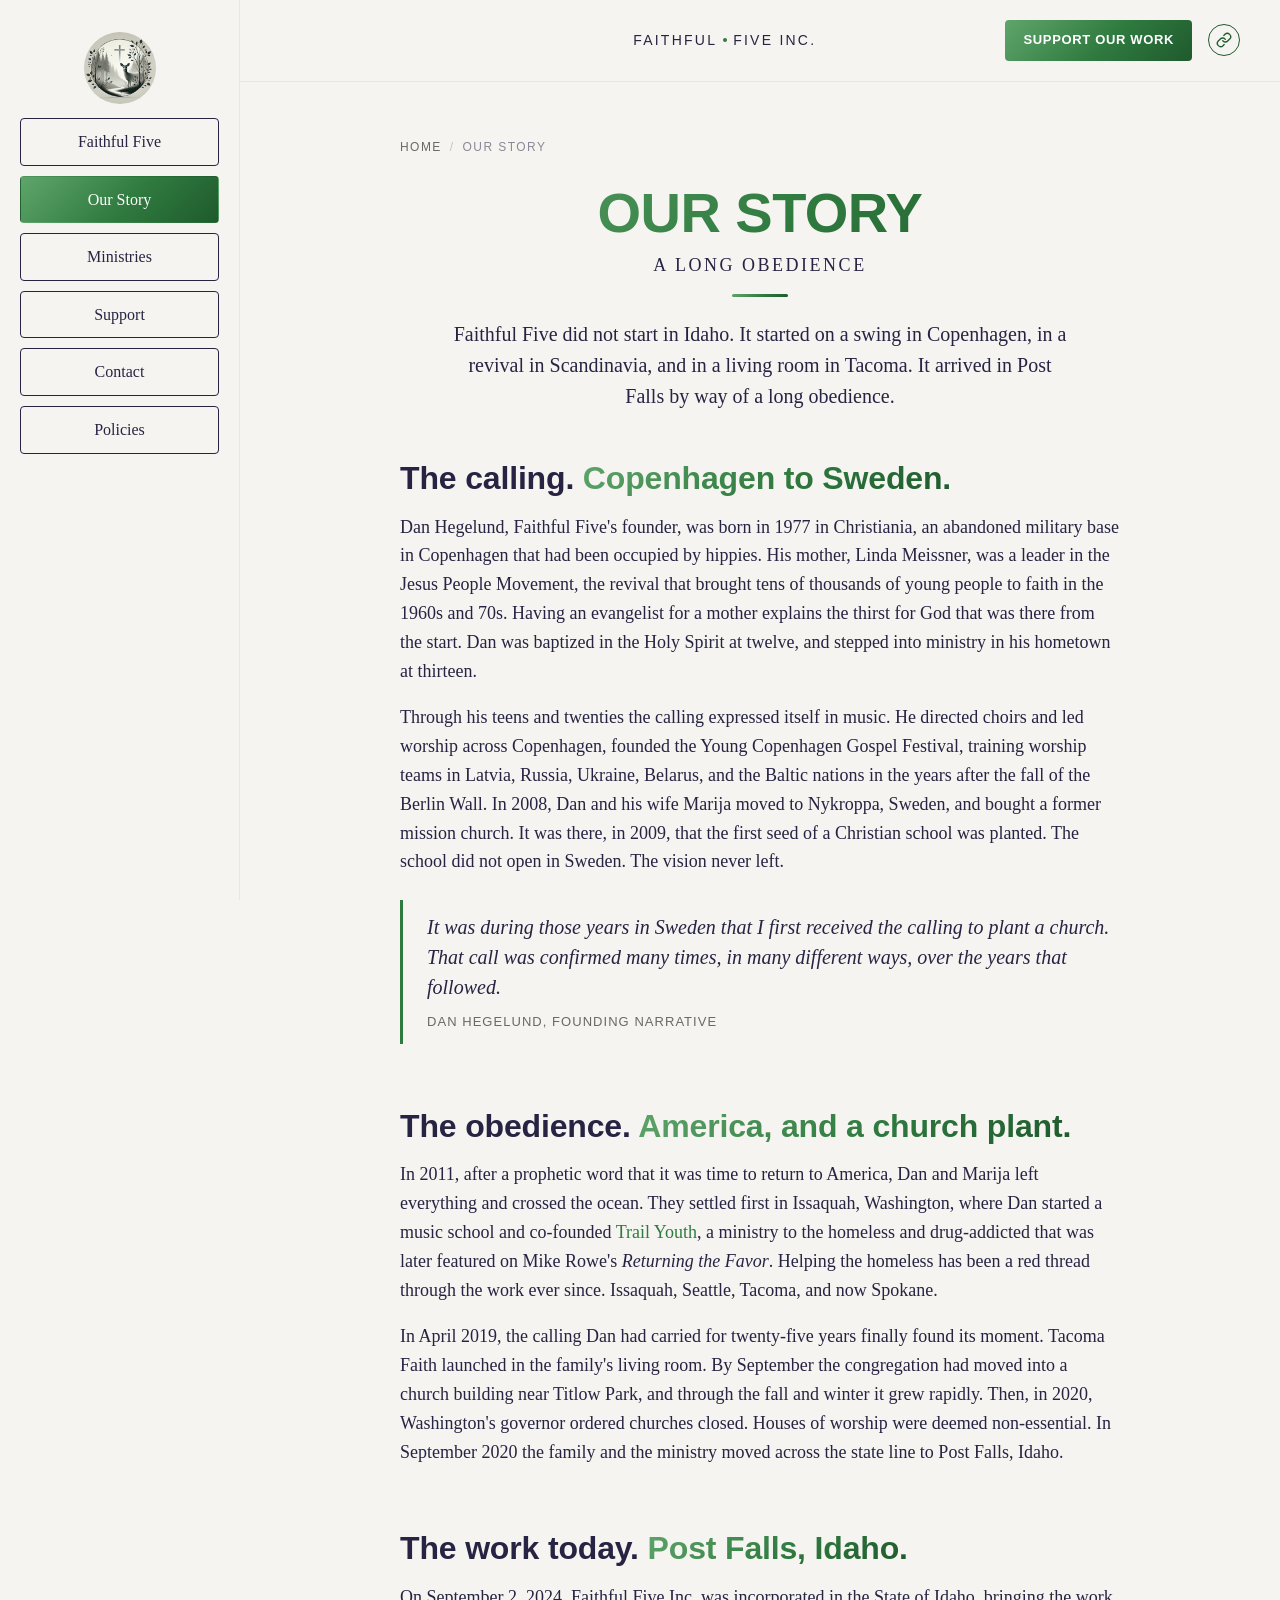
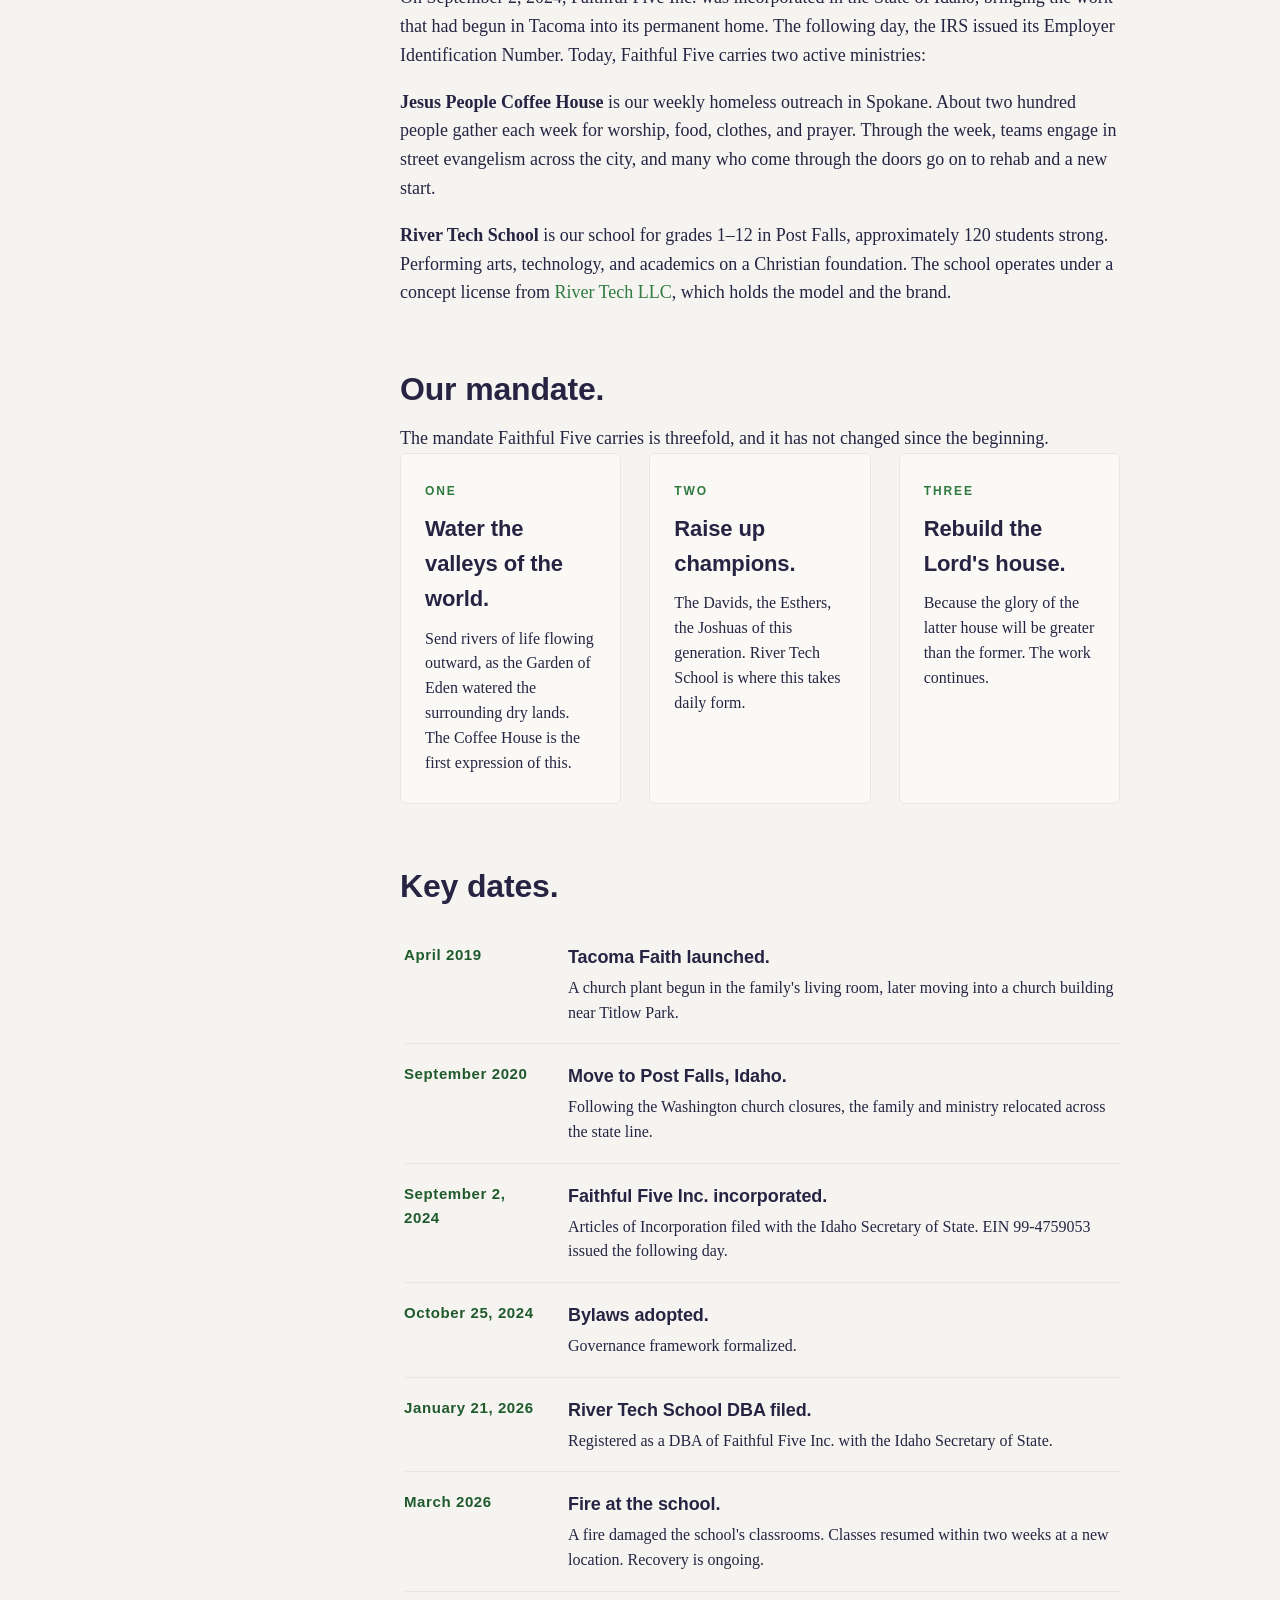
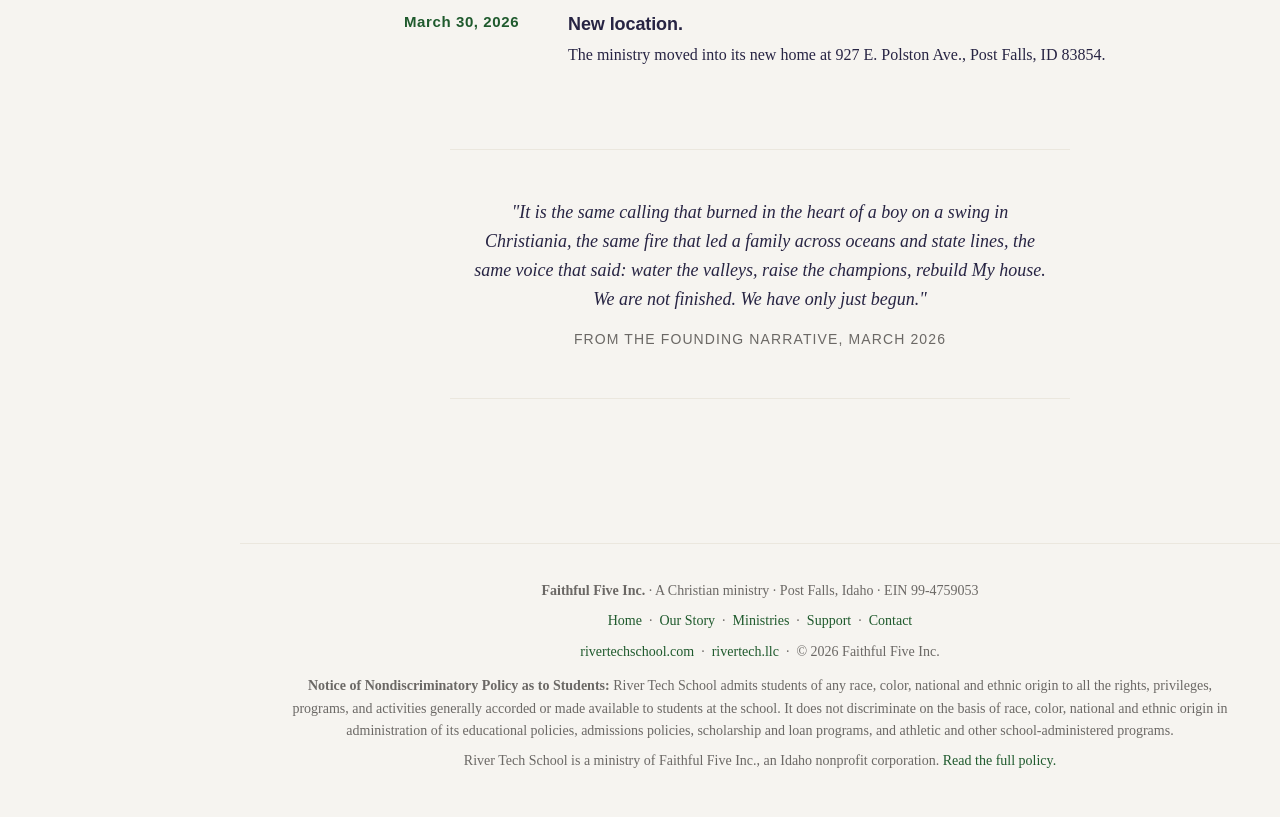
<file: pages/story.html>
<!DOCTYPE html>
<html lang="en">
<head>
<meta charset="UTF-8">
<title>Our Story · Faithful Five Inc.</title>
<meta name="viewport" content="width=device-width, initial-scale=1.0">
<meta name="description" content="How Faithful Five Inc. came to be: from a revival in Scandinavia, through a church plant in Tacoma, to a homeless ministry and school in Post Falls, Idaho.">
<meta property="og:title" content="Our Story · Faithful Five Inc.">
<meta property="og:description" content="A long obedience from Copenhagen to Post Falls.">
<meta property="og:type" content="article">
<meta property="og:image" content="https://www.faithfulfive.org/assets/img/og-image.jpg">
<link rel="icon" type="image/png" sizes="32x32" href="../assets/img/favicon-32.png">
<link rel="apple-touch-icon" href="../assets/img/apple-touch-icon.png">
<link rel="stylesheet" href="../assets/css/base.css">
<link rel="stylesheet" href="../assets/css/style.css?v=1">
</head>
<body>

<div class="layout">

  <aside class="sidebar">
    <img class="brand-logo" src="../assets/img/faithful-five-logo.jpg" alt="Faithful Five logo">
    <a class="nav-item" href="../index.html">Faithful Five</a>
    <a class="nav-item active" href="story.html">Our Story</a>
    <a class="nav-item" href="ministries.html">Ministries</a>
    <a class="nav-item" href="support.html">Support</a>
    <a class="nav-item" href="contact.html">Contact</a>
    <a class="nav-item" href="policies.html">Policies</a>
  </aside>

  <div class="main">

    <header class="topbar">
      <button class="mobile-toggle" aria-label="Open menu" aria-expanded="false">
        <svg viewBox="0 0 24 24" fill="none" stroke="currentColor" stroke-width="2" stroke-linecap="round"><line x1="4" y1="7" x2="20" y2="7"/><line x1="4" y1="12" x2="20" y2="12"/><line x1="4" y1="17" x2="20" y2="17"/></svg>
      </button>
      <div class="site-title">FAITHFUL<span class="dot"></span>FIVE INC.</div>
      <a href="support.html" class="give-btn">Support Our Work</a>
      <div class="social">
        <a href="https://rivertechschool.com" aria-label="River Tech School" target="_blank" rel="noopener">
          <svg viewBox="0 0 24 24" fill="none" stroke="currentColor" stroke-width="2" stroke-linecap="round"><path d="M10 13a5 5 0 007.54.54l3-3a5 5 0 00-7.07-7.07l-1.72 1.71"/><path d="M14 11a5 5 0 00-7.54-.54l-3 3a5 5 0 007.07 7.07l1.71-1.71"/></svg>
        </a>
      </div>
    </header>

    <div class="content">

      <div class="crumbs">
        <a href="../index.html">Home</a><span class="sep">/</span>Our Story
      </div>

      <section style="margin-bottom:48px;">
        <div class="welcome small">OUR STORY</div>
        <div class="kicker">A long obedience</div>
        <div class="rule"></div>
        <p class="lede">
          Faithful Five did not start in Idaho. It started on a swing in Copenhagen, in a
          revival in Scandinavia, and in a living room in Tacoma. It arrived in Post Falls
          by way of a long obedience.
        </p>
      </section>

      <!-- Chapter 1 -->
      <section>
        <h2>The calling. <span class="accent">Copenhagen to Sweden.</span></h2>
        <p>
          Dan Hegelund, Faithful Five's founder, was born in 1977 in Christiania, an
          abandoned military base in Copenhagen that had been occupied by hippies. His
          mother, Linda Meissner, was a leader in the Jesus People Movement, the revival
          that brought tens of thousands of young people to faith in the 1960s and 70s.
          Having an evangelist for a mother explains the thirst for God that was there
          from the start. Dan was baptized in the Holy Spirit at twelve, and stepped into
          ministry in his hometown at thirteen.
        </p>
        <p>
          Through his teens and twenties the calling expressed itself in music. He directed
          choirs and led worship across Copenhagen, founded the Young Copenhagen
          Gospel Festival, training worship teams in Latvia, Russia, Ukraine, Belarus,
          and the Baltic nations in the years after the fall of the Berlin Wall. In 2008,
          Dan and his wife Marija moved to Nykroppa, Sweden, and bought a former mission
          church. It was there, in 2009, that the first seed of a Christian school was
          planted. The school did not open in Sweden. The vision never left.
        </p>
        <blockquote>
          It was during those years in Sweden that I first received the calling to plant
          a church. That call was confirmed many times, in many different ways, over the
          years that followed.
          <cite>Dan Hegelund, Founding Narrative</cite>
        </blockquote>
      </section>

      <!-- Chapter 2 -->
      <section>
        <h2>The obedience. <span class="accent">America, and a church plant.</span></h2>
        <p>
          In 2011, after a prophetic word that it was time to return to America, Dan and
          Marija left everything and crossed the ocean. They settled first in Issaquah,
          Washington, where Dan started a music school and co-founded
          <a href="https://www.imdb.com/title/tt8617858/" target="_blank" rel="noopener">Trail Youth</a>,
          a ministry to the homeless and drug-addicted that was later featured on
          Mike Rowe's <em>Returning the Favor</em>. Helping the homeless has been a red
          thread through the work ever since. Issaquah, Seattle, Tacoma, and now
          Spokane.
        </p>
        <p>
          In April 2019, the calling Dan had carried for twenty-five years finally
          found its moment. Tacoma Faith launched in the family's living room. By
          September the congregation had moved into a church building near Titlow Park,
          and through the fall and winter it grew rapidly. Then, in 2020, Washington's
          governor ordered churches closed. Houses of worship were deemed non-essential.
          In September 2020 the family and the ministry moved across the state line to
          Post Falls, Idaho.
        </p>
      </section>

      <!-- Chapter 3 -->
      <section>
        <h2>The work today. <span class="accent">Post Falls, Idaho.</span></h2>
        <p>
          On September 2, 2024, Faithful Five Inc. was incorporated in the State of
          Idaho, bringing the work that had begun in Tacoma into its permanent home.
          The following day, the IRS issued its Employer Identification Number. Today,
          Faithful Five carries two active ministries:
        </p>
        <p>
          <strong>Jesus People Coffee House</strong> is our weekly homeless outreach in
          Spokane. About two hundred people gather each week for worship, food, clothes,
          and prayer. Through the week, teams engage in street evangelism across the
          city, and many who come through the doors go on to rehab and a new start.
        </p>
        <p>
          <strong>River Tech School</strong> is our school for grades 1–12 in Post Falls, approximately 120 students strong. Performing arts, technology, and academics on a
          Christian foundation. The school operates under a concept license from
          <a href="https://rivertech.llc" target="_blank" rel="noopener">River Tech LLC</a>,
          which holds the model and the brand.
        </p>
      </section>

      <!-- The mandate -->
      <section>
        <h2>Our mandate.</h2>
        <p>
          The mandate Faithful Five carries is threefold, and it has not changed since
          the beginning.
        </p>
        <div class="pillars">
          <div class="pillar">
            <div class="pillar-num">One</div>
            <h3>Water the valleys of the world.</h3>
            <p>Send rivers of life flowing outward, as the Garden of Eden watered the surrounding dry lands. The Coffee House is the first expression of this.</p>
          </div>
          <div class="pillar">
            <div class="pillar-num">Two</div>
            <h3>Raise up champions.</h3>
            <p>The Davids, the Esthers, the Joshuas of this generation. River Tech School is where this takes daily form.</p>
          </div>
          <div class="pillar">
            <div class="pillar-num">Three</div>
            <h3>Rebuild the Lord's house.</h3>
            <p>Because the glory of the latter house will be greater than the former. The work continues.</p>
          </div>
        </div>
      </section>

      <!-- Timeline of key dates -->
      <section>
        <h2>Key dates.</h2>
        <div class="timeline">
          <div class="timeline-item">
            <div class="when">April 2019</div>
            <div class="what">
              <h4>Tacoma Faith launched.</h4>
              <p>A church plant begun in the family's living room, later moving into a church building near Titlow Park.</p>
            </div>
          </div>
          <div class="timeline-item">
            <div class="when">September 2020</div>
            <div class="what">
              <h4>Move to Post Falls, Idaho.</h4>
              <p>Following the Washington church closures, the family and ministry relocated across the state line.</p>
            </div>
          </div>
          <div class="timeline-item">
            <div class="when">September 2, 2024</div>
            <div class="what">
              <h4>Faithful Five Inc. incorporated.</h4>
              <p>Articles of Incorporation filed with the Idaho Secretary of State. EIN 99-4759053 issued the following day.</p>
            </div>
          </div>
          <div class="timeline-item">
            <div class="when">October 25, 2024</div>
            <div class="what">
              <h4>Bylaws adopted.</h4>
              <p>Governance framework formalized.</p>
            </div>
          </div>
          <div class="timeline-item">
            <div class="when">January 21, 2026</div>
            <div class="what">
              <h4>River Tech School DBA filed.</h4>
              <p>Registered as a DBA of Faithful Five Inc. with the Idaho Secretary of State.</p>
            </div>
          </div>
          <div class="timeline-item">
            <div class="when">March 2026</div>
            <div class="what">
              <h4>Fire at the school.</h4>
              <p>A fire damaged the school's classrooms. Classes resumed within two weeks at a new location. Recovery is ongoing.</p>
            </div>
          </div>
          <div class="timeline-item">
            <div class="when">March 30, 2026</div>
            <div class="what">
              <h4>New location.</h4>
              <p>The ministry moved into its new home at 927 E. Polston Ave., Post Falls, ID 83854.</p>
            </div>
          </div>
        </div>
      </section>

      <!-- Closing -->
      <section>
        <div class="story-block">
          <p style="text-align:center; font-style: italic;">
            "It is the same calling that burned in the heart of a boy on a swing in
            Christiania, the same fire that led a family across oceans and state lines,
            the same voice that said: water the valleys, raise the champions, rebuild
            My house. We are not finished. We have only just begun."
          </p>
          <p style="text-align:center; color:#6b6865; font-size:14px; font-family: var(--font-display); letter-spacing:0.08em; text-transform:uppercase;">
            From the Founding Narrative, March 2026
          </p>
        </div>
      </section>

    </div>

    <footer>
      <div class="legal">
        <strong>Faithful Five Inc.</strong> · A Christian ministry · Post Falls, Idaho · EIN 99-4759053
      </div>
      <div>
        <a href="../index.html">Home</a>
        &nbsp;·&nbsp;
        <a href="story.html">Our Story</a>
        &nbsp;·&nbsp;
        <a href="ministries.html">Ministries</a>
        &nbsp;·&nbsp;
        <a href="support.html">Support</a>
        &nbsp;·&nbsp;
        <a href="contact.html">Contact</a>
      </div>
      <div style="margin-top:8px;">
        <a href="https://rivertechschool.com" target="_blank" rel="noopener">rivertechschool.com</a>
        &nbsp;·&nbsp;
        <a href="https://rivertech.llc" target="_blank" rel="noopener">rivertech.llc</a>
        &nbsp;·&nbsp;
        © 2026 Faithful Five Inc.
      </div>
      <div class="legal" style="margin-top:12px;">
        <strong>Notice of Nondiscriminatory Policy as to Students:</strong> River Tech School admits students of any race, color, national and ethnic origin to all the rights, privileges, programs, and activities generally accorded or made available to students at the school. It does not discriminate on the basis of race, color, national and ethnic origin in administration of its educational policies, admissions policies, scholarship and loan programs, and athletic and other school-administered programs.
      </div>
      <div class="legal" style="margin-top:6px;">
        River Tech School is a ministry of Faithful Five Inc., an Idaho nonprofit corporation. <a href="policies.html">Read the full policy.</a>
      </div>
    </footer>

  </div>

</div>

<div class="mobile-overlay" id="mobileOverlay">
  <button class="close" aria-label="Close menu">×</button>
  <div class="mobile-brand">FAITHFUL FIVE INC.</div>
  <a class="mobile-link" href="../index.html">Faithful Five</a>
  <a class="mobile-link" href="story.html">Our Story</a>
  <a class="mobile-link" href="ministries.html">Ministries</a>
  <a class="mobile-link" href="support.html">Support</a>
  <a class="mobile-link" href="contact.html">Contact</a>
  <a class="mobile-link" href="policies.html">Policies</a>
</div>

<script>
(function(){
  var toggle = document.querySelector('.mobile-toggle');
  var overlay = document.getElementById('mobileOverlay');
  var close = overlay.querySelector('.close');
  function open(){ overlay.classList.add('open'); toggle.setAttribute('aria-expanded','true'); document.body.style.overflow='hidden'; }
  function shut(){ overlay.classList.remove('open'); toggle.setAttribute('aria-expanded','false'); document.body.style.overflow=''; }
  toggle.addEventListener('click', open);
  close.addEventListener('click', shut);
  overlay.addEventListener('click', function(e){ if(e.target === overlay) shut(); });
})();
</script>

</body>
</html>
</file>
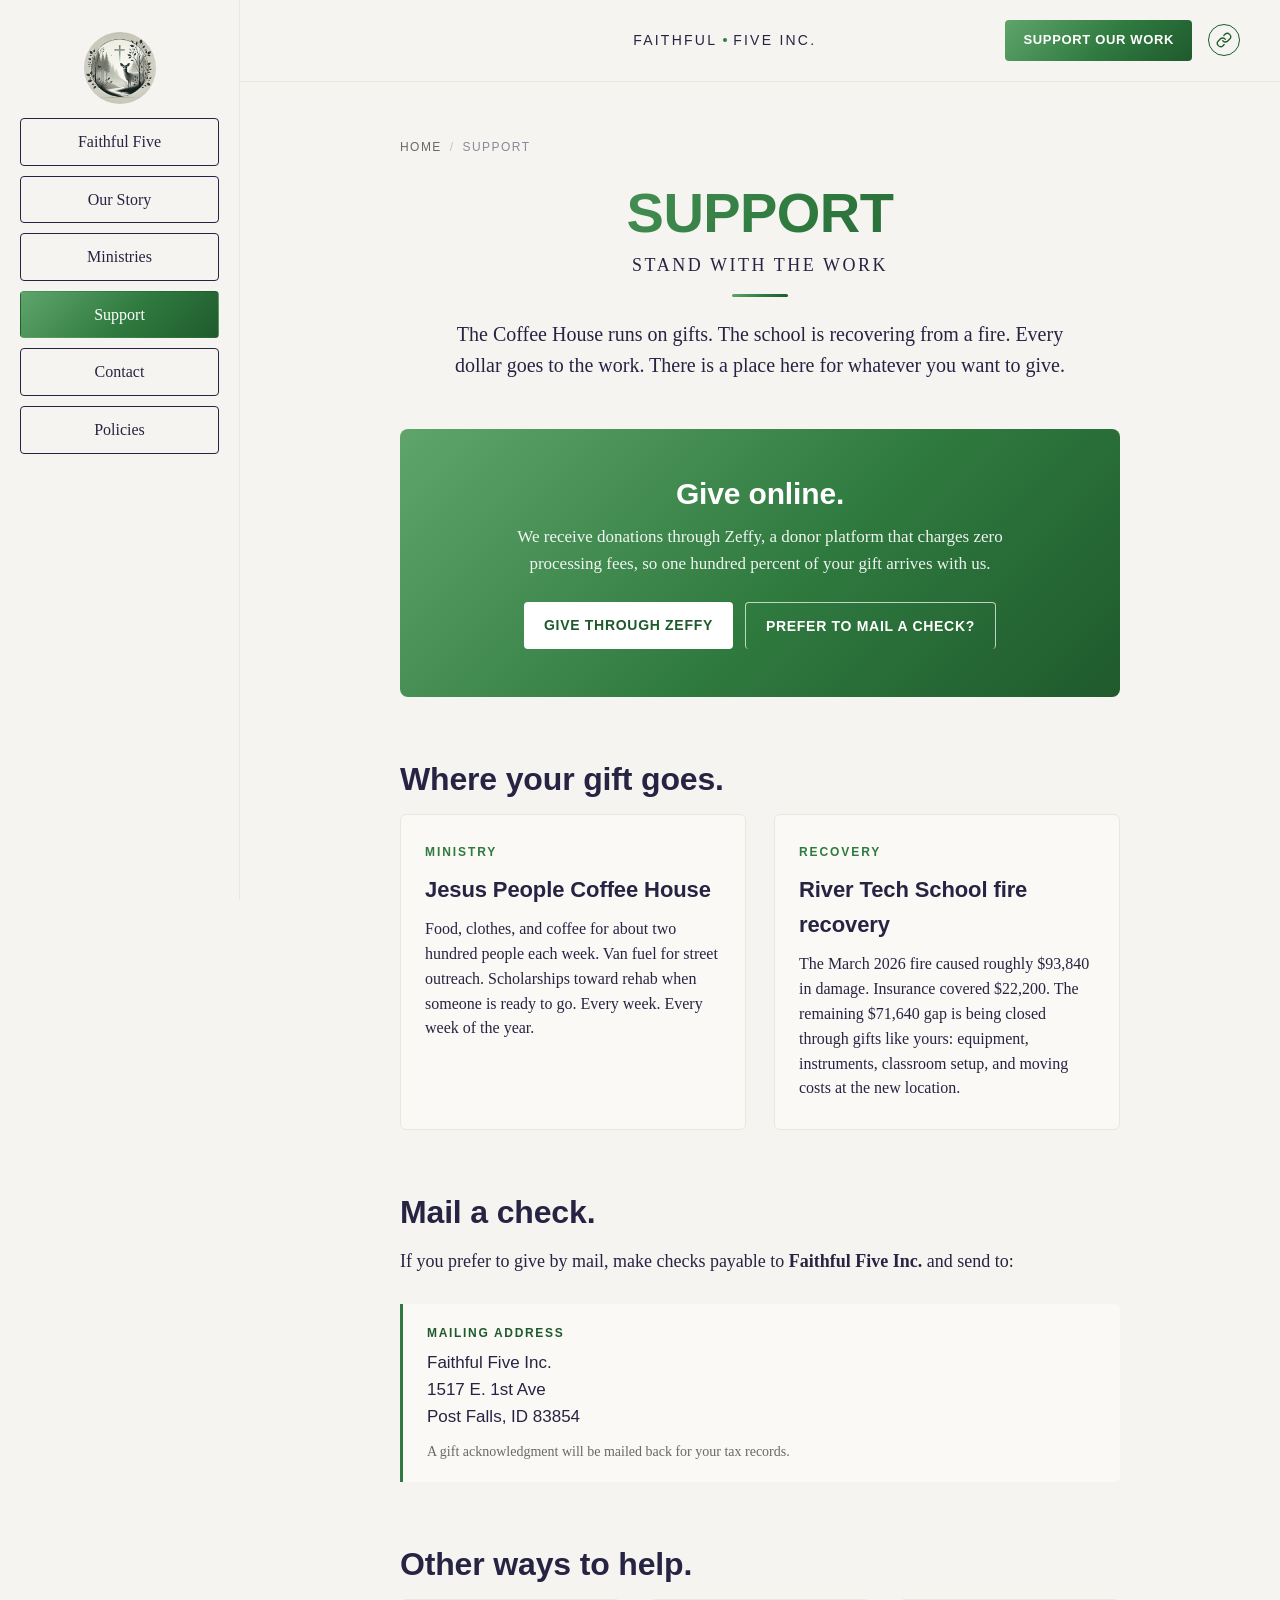
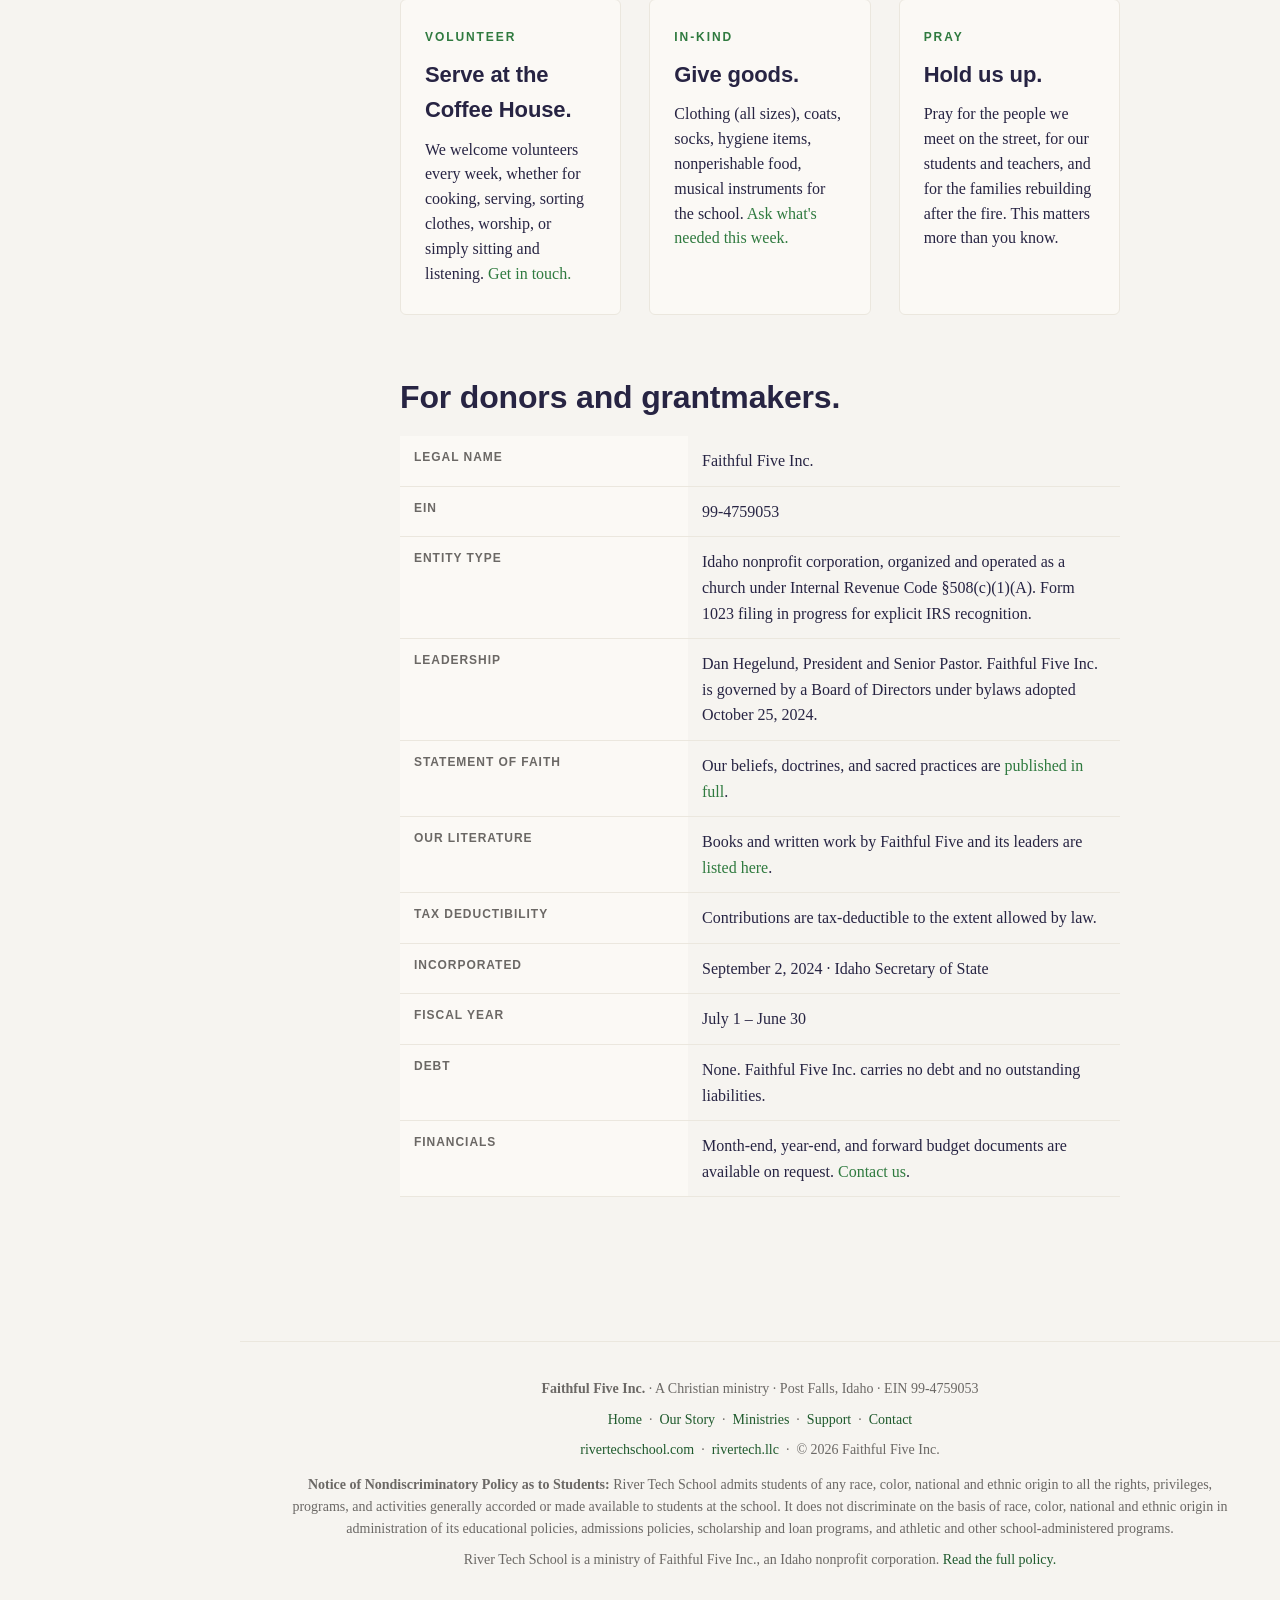
<file: pages/support.html>
<!DOCTYPE html>
<html lang="en">
<head>
<meta charset="UTF-8">
<title>Support · Faithful Five Inc.</title>
<meta name="viewport" content="width=device-width, initial-scale=1.0">
<meta name="description" content="Support Faithful Five Inc., our homeless ministry and school for grades 1–12 in the Inland Northwest. Give online through Zeffy or by mail.">
<meta property="og:title" content="Support · Faithful Five Inc.">
<meta property="og:description" content="Stand with a homeless ministry in Spokane and a school for grades 1–12 in Post Falls.">
<meta property="og:type" content="website">
<meta property="og:image" content="https://www.faithfulfive.org/assets/img/og-image.jpg">
<link rel="icon" type="image/png" sizes="32x32" href="../assets/img/favicon-32.png">
<link rel="apple-touch-icon" href="../assets/img/apple-touch-icon.png">
<link rel="stylesheet" href="../assets/css/base.css">
<link rel="stylesheet" href="../assets/css/style.css?v=1">
</head>
<body>

<div class="layout">

  <aside class="sidebar">
    <img class="brand-logo" src="../assets/img/faithful-five-logo.jpg" alt="Faithful Five logo">
    <a class="nav-item" href="../index.html">Faithful Five</a>
    <a class="nav-item" href="story.html">Our Story</a>
    <a class="nav-item" href="ministries.html">Ministries</a>
    <a class="nav-item active" href="support.html">Support</a>
    <a class="nav-item" href="contact.html">Contact</a>
    <a class="nav-item" href="policies.html">Policies</a>
  </aside>

  <div class="main">

    <header class="topbar">
      <button class="mobile-toggle" aria-label="Open menu" aria-expanded="false">
        <svg viewBox="0 0 24 24" fill="none" stroke="currentColor" stroke-width="2" stroke-linecap="round"><line x1="4" y1="7" x2="20" y2="7"/><line x1="4" y1="12" x2="20" y2="12"/><line x1="4" y1="17" x2="20" y2="17"/></svg>
      </button>
      <div class="site-title">FAITHFUL<span class="dot"></span>FIVE INC.</div>
      <a href="support.html" class="give-btn">Support Our Work</a>
      <div class="social">
        <a href="https://rivertechschool.com" aria-label="River Tech School" target="_blank" rel="noopener">
          <svg viewBox="0 0 24 24" fill="none" stroke="currentColor" stroke-width="2" stroke-linecap="round"><path d="M10 13a5 5 0 007.54.54l3-3a5 5 0 00-7.07-7.07l-1.72 1.71"/><path d="M14 11a5 5 0 00-7.54-.54l-3 3a5 5 0 007.07 7.07l1.71-1.71"/></svg>
        </a>
      </div>
    </header>

    <div class="content">

      <div class="crumbs">
        <a href="../index.html">Home</a><span class="sep">/</span>Support
      </div>

      <section style="margin-bottom:48px;">
        <div class="welcome small">SUPPORT</div>
        <div class="kicker">Stand with the work</div>
        <div class="rule"></div>
        <p class="lede">
          The Coffee House runs on gifts. The school is recovering from a fire. Every
          dollar goes to the work. There is a place here for whatever you want to give.
        </p>
      </section>

      <!-- Primary CTA -->
      <section>
        <div class="cta-block">
          <h2>Give online.</h2>
          <p>
            We receive donations through Zeffy, a donor platform that charges zero
            processing fees, so one hundred percent of your gift arrives with us.
          </p>
          <div class="cta-row">
            <a class="btn btn-solid" href="https://www.zeffy.com/en-US/donation-form/river-tech-post-fire-recovery" target="_blank" rel="noopener">Give through Zeffy</a>
            <a class="btn btn-outline" href="#mail">Prefer to Mail a Check?</a>
          </div>
        </div>
      </section>

      <!-- Where the money goes -->
      <section>
        <h2>Where your gift goes.</h2>
        <div class="pillars" style="grid-template-columns: 1fr 1fr;">
          <div class="pillar">
            <div class="pillar-num">Ministry</div>
            <h3>Jesus People Coffee House</h3>
            <p>
              Food, clothes, and coffee for about two hundred people each week. Van fuel
              for street outreach. Scholarships toward rehab when someone is ready to
              go. Every week. Every week of the year.
            </p>
          </div>
          <div class="pillar">
            <div class="pillar-num">Recovery</div>
            <h3>River Tech School fire recovery</h3>
            <p>
              The March 2026 fire caused roughly $93,840 in damage. Insurance covered
              $22,200. The remaining $71,640 gap is being closed through gifts like
              yours: equipment, instruments, classroom setup, and moving costs at the
              new location.
            </p>
          </div>
        </div>
      </section>

      <!-- Mail a check -->
      <section id="mail">
        <h2>Mail a check.</h2>
        <p>
          If you prefer to give by mail, make checks payable to <strong>Faithful Five Inc.</strong>
          and send to:
        </p>
        <div class="callout">
          <div class="label">Mailing Address</div>
          <p style="font-family: var(--font-display); font-size: 17px; line-height: 1.6;">
            Faithful Five Inc.<br>
            1517 E. 1st Ave<br>
            Post Falls, ID 83854
          </p>
          <p style="font-size: 14px; color: #6b6865; margin-top: 10px;">
            A gift acknowledgment will be mailed back for your tax records.
          </p>
        </div>
      </section>

      <!-- Other ways -->
      <section>
        <h2>Other ways to help.</h2>
        <div class="pillars">
          <div class="pillar">
            <div class="pillar-num">Volunteer</div>
            <h3>Serve at the Coffee House.</h3>
            <p>We welcome volunteers every week, whether for cooking, serving, sorting clothes, worship, or simply sitting and listening. <a href="contact.html">Get in touch.</a></p>
          </div>
          <div class="pillar">
            <div class="pillar-num">In-kind</div>
            <h3>Give goods.</h3>
            <p>Clothing (all sizes), coats, socks, hygiene items, nonperishable food, musical instruments for the school. <a href="contact.html">Ask what's needed this week.</a></p>
          </div>
          <div class="pillar">
            <div class="pillar-num">Pray</div>
            <h3>Hold us up.</h3>
            <p>Pray for the people we meet on the street, for our students and teachers, and for the families rebuilding after the fire. This matters more than you know.</p>
          </div>
        </div>
      </section>

      <!-- Legal / donor-facing footer -->
      <section>
        <h2>For donors and grantmakers.</h2>
        <table class="fact-table">
          <tr><th>Legal name</th><td>Faithful Five Inc.</td></tr>
          <tr><th>EIN</th><td>99-4759053</td></tr>
          <tr><th>Entity type</th><td>Idaho nonprofit corporation, organized and operated as a church under Internal Revenue Code §508(c)(1)(A). Form 1023 filing in progress for explicit IRS recognition.</td></tr>
          <tr><th>Leadership</th><td>Dan Hegelund, President and Senior Pastor. Faithful Five Inc. is governed by a Board of Directors under bylaws adopted October 25, 2024.</td></tr>
          <tr><th>Statement of faith</th><td>Our beliefs, doctrines, and sacred practices are <a href="beliefs.html">published in full</a>.</td></tr>
          <tr><th>Our literature</th><td>Books and written work by Faithful Five and its leaders are <a href="books.html">listed here</a>.</td></tr>
          <tr><th>Tax deductibility</th><td>Contributions are tax-deductible to the extent allowed by law.</td></tr>
          <tr><th>Incorporated</th><td>September 2, 2024 · Idaho Secretary of State</td></tr>
          <tr><th>Fiscal year</th><td>July 1 – June 30</td></tr>
          <tr><th>Debt</th><td>None. Faithful Five Inc. carries no debt and no outstanding liabilities.</td></tr>
          <tr><th>Financials</th><td>Month-end, year-end, and forward budget documents are available on request. <a href="contact.html">Contact us</a>.</td></tr>
        </table>
      </section>

    </div>

    <footer>
      <div class="legal">
        <strong>Faithful Five Inc.</strong> · A Christian ministry · Post Falls, Idaho · EIN 99-4759053
      </div>
      <div>
        <a href="../index.html">Home</a>
        &nbsp;·&nbsp;
        <a href="story.html">Our Story</a>
        &nbsp;·&nbsp;
        <a href="ministries.html">Ministries</a>
        &nbsp;·&nbsp;
        <a href="support.html">Support</a>
        &nbsp;·&nbsp;
        <a href="contact.html">Contact</a>
      </div>
      <div style="margin-top:8px;">
        <a href="https://rivertechschool.com" target="_blank" rel="noopener">rivertechschool.com</a>
        &nbsp;·&nbsp;
        <a href="https://rivertech.llc" target="_blank" rel="noopener">rivertech.llc</a>
        &nbsp;·&nbsp;
        © 2026 Faithful Five Inc.
      </div>
      <div class="legal" style="margin-top:12px;">
        <strong>Notice of Nondiscriminatory Policy as to Students:</strong> River Tech School admits students of any race, color, national and ethnic origin to all the rights, privileges, programs, and activities generally accorded or made available to students at the school. It does not discriminate on the basis of race, color, national and ethnic origin in administration of its educational policies, admissions policies, scholarship and loan programs, and athletic and other school-administered programs.
      </div>
      <div class="legal" style="margin-top:6px;">
        River Tech School is a ministry of Faithful Five Inc., an Idaho nonprofit corporation. <a href="policies.html">Read the full policy.</a>
      </div>
    </footer>

  </div>

</div>

<div class="mobile-overlay" id="mobileOverlay">
  <button class="close" aria-label="Close menu">×</button>
  <div class="mobile-brand">FAITHFUL FIVE INC.</div>
  <a class="mobile-link" href="../index.html">Faithful Five</a>
  <a class="mobile-link" href="story.html">Our Story</a>
  <a class="mobile-link" href="ministries.html">Ministries</a>
  <a class="mobile-link" href="support.html">Support</a>
  <a class="mobile-link" href="contact.html">Contact</a>
  <a class="mobile-link" href="policies.html">Policies</a>
</div>

<script>
(function(){
  var toggle = document.querySelector('.mobile-toggle');
  var overlay = document.getElementById('mobileOverlay');
  var close = overlay.querySelector('.close');
  function open(){ overlay.classList.add('open'); toggle.setAttribute('aria-expanded','true'); document.body.style.overflow='hidden'; }
  function shut(){ overlay.classList.remove('open'); toggle.setAttribute('aria-expanded','false'); document.body.style.overflow=''; }
  toggle.addEventListener('click', open);
  close.addEventListener('click', shut);
  overlay.addEventListener('click', function(e){ if(e.target === overlay) shut(); });
})();
</script>

</body>
</html>
</file>
<file: assets/css/base.css>
/* Reset */
*, *::before, *::after { box-sizing: border-box; margin: 0; padding: 0; }
html { scroll-behavior: smooth; -webkit-text-size-adjust: 100%; }
body { min-height: 100vh; text-rendering: optimizeLegibility; -webkit-font-smoothing: antialiased; }
img, video, iframe { max-width: 100%; display: block; }
a { color: inherit; }
ul, ol { list-style: none; }
button { cursor: pointer; border: none; background: none; font: inherit; }
.sr-only { position: absolute; width: 1px; height: 1px; padding: 0; margin: -1px; overflow: hidden; clip: rect(0,0,0,0); border: 0; }
</file>
<file: assets/css/style.css>
/* ==========================================================================
   Faithful Five Inc. — faithfulfive.org
   Sibling stylesheet to rivertechschool.com (red) and rivertech.llc (blue).
   Same bones, same type, Forest green instead.
   ========================================================================== */

:root {
  /* Shared neutrals — identical across all three sites */
  --color-bg: #f6f4f0;
  --color-text: #272443;
  --color-white: #ffffff;
  --color-black: #000000;

  /* Forest green accent system (replaces blue / red) */
  --color-green-light:  #5FA56B;
  --color-green:        #2F7A3F;
  --color-green-deep:   #1F5A2D;
  --color-green-darker: #153F1F;

  /* Role tokens that mirror the sibling sites' pattern */
  --color-accent:     var(--color-green);
  --color-accent-btn: var(--color-green-deep);
  --color-link:       var(--color-green);
  --color-tint:       #E4EEDF;  /* pale green — parallels LLC #dfeaf5 / school #f0dddd */

  /* Accent gradient — used on filled buttons, active nav, and display marks */
  --gradient-accent: linear-gradient(135deg, var(--color-green-light) 0%, var(--color-green) 55%, var(--color-green-deep) 100%);

  /* Typography — identical across the three sites */
  --font-body: "Palatino Linotype", Palatino, "Book Antiqua", Georgia, serif;
  --font-display: "Avenir Next", "Avenir", "Segoe UI", "Helvetica Neue", Arial, sans-serif;
  --font-nav: "Adobe Caslon Pro", "Palatino Linotype", Palatino, Georgia, serif;

  /* Layout tokens */
  --sidebar-w: 240px;
  --content-max: 800px;
}

/* ---------- Base ---------- */
html, body { background: var(--color-bg); color: var(--color-text); }
body {
  font-family: var(--font-body);
  font-size: 18px;
  line-height: 1.6;
}
a {
  color: var(--color-link);
  text-decoration: none;
  border-bottom: 1px solid transparent;
  transition: border-color 0.2s ease, color 0.2s ease;
}
a:hover { border-bottom-color: var(--color-link); }
img { max-width: 100%; height: auto; display: block; }
h1, h2, h3, h4 { font-family: var(--font-display); font-weight: 600; letter-spacing: -0.005em; }

/* ---------- Layout shell ---------- */
.layout { display: flex; min-height: 100vh; }
.sidebar {
  width: var(--sidebar-w);
  flex-shrink: 0;
  padding: 32px 20px;
  border-right: 1px solid #ebe7de;
  background: var(--color-bg);
  position: sticky;
  top: 0;
  align-self: flex-start;
  height: 100vh;
  overflow-y: auto;
}
.sidebar .brand {
  font-family: var(--font-display);
  font-weight: 600;
  font-size: 12px;
  letter-spacing: 0.18em;
  text-transform: uppercase;
  color: #8c8897;
  margin-bottom: 20px;
  padding-left: 6px;
}
.sidebar .brand-logo {
  display: block;
  width: 72px;
  height: 72px;
  margin: 0 auto 14px;
  border-radius: 50%;
  object-fit: cover;
  background: var(--color-tint);
}
.nav-item {
  display: block;
  font-family: var(--font-nav);
  font-size: 16px;
  padding: 10px 18px;
  border: 1.5px solid var(--color-text);
  border-radius: 4px;
  margin-bottom: 10px;
  text-align: center;
  color: var(--color-text);
  background: var(--color-bg);
  border-bottom: 1.5px solid var(--color-text); /* override anchor underline */
  transition: background 0.25s ease, color 0.25s ease, border-color 0.25s ease;
}
.nav-item:hover {
  background: var(--color-tint);
  border-color: var(--color-text);
}
.nav-item.active {
  background: var(--gradient-accent);
  color: var(--color-white);
  border-color: transparent;
}
.nav-item.active:hover { background: var(--gradient-accent); }

.main {
  flex: 1;
  min-width: 0;
}

/* ---------- Top bar ---------- */
.topbar {
  display: grid;
  grid-template-columns: 1fr auto auto;
  align-items: center;
  gap: 16px;
  padding: 20px 40px;
  border-bottom: 1px solid #ebe7de;
  background: var(--color-bg);
}
.topbar .site-title {
  font-family: var(--font-display);
  font-size: 14px;
  letter-spacing: 0.16em;
  text-transform: uppercase;
  color: var(--color-text);
  text-align: center;
  padding-left: 180px; /* visually center despite right-side buttons */
}
.topbar .site-title .dot {
  display: inline-block;
  width: 4px; height: 4px; border-radius: 50%;
  background: var(--color-green);
  vertical-align: middle;
  margin: 0 6px 3px;
}
.give-btn {
  font-family: var(--font-display);
  font-weight: 600;
  font-size: 13px;
  letter-spacing: 0.05em;
  text-transform: uppercase;
  color: #fff;
  padding: 10px 18px;
  border-radius: 4px;
  background: var(--gradient-accent);
  border: none;
  border-bottom: none !important;
  display: inline-flex;
  align-items: center;
  gap: 8px;
  transition: transform 0.2s ease, box-shadow 0.2s ease;
}
.give-btn:hover {
  transform: translateY(-1px);
  box-shadow: 0 6px 14px rgba(47, 122, 63, 0.28);
}
.social {
  display: flex; gap: 10px; align-items: center;
}
.social a {
  width: 32px; height: 32px; border-radius: 50%;
  display: inline-flex; align-items: center; justify-content: center;
  color: var(--color-green-deep);
  border: 1.5px solid var(--color-green-deep);
  border-bottom: 1.5px solid var(--color-green-deep);
  transition: background 0.2s ease, color 0.2s ease;
}
.social a:hover { background: var(--color-green-deep); color: #fff; }
.social svg { width: 16px; height: 16px; display: block; }

/* ---------- Content container ---------- */
.content {
  max-width: var(--content-max);
  margin: 0 auto;
  padding: 56px 40px 80px;
}

/* ---------- Hero / welcome ---------- */
.welcome {
  font-family: var(--font-display);
  font-weight: 700;
  font-size: 72px;
  line-height: 1;
  letter-spacing: -0.01em;
  text-align: center;
  margin-bottom: 10px;
  background: var(--gradient-accent);
  -webkit-background-clip: text;
  background-clip: text;
  -webkit-text-fill-color: transparent;
  color: transparent;
}
.welcome.small { font-size: 56px; }
.welcome.tight { margin-bottom: 4px; }

/* Breadcrumb */
.crumbs {
  font-family: var(--font-display);
  font-size: 12px;
  letter-spacing: 0.12em;
  text-transform: uppercase;
  color: #8c8897;
  margin-bottom: 28px;
}
.crumbs a { color: #6b6865; border-bottom: none; }
.crumbs a:hover { color: var(--color-green-deep); }
.crumbs .sep { margin: 0 8px; color: #c8c4bb; }

/* Sub-nav */
.sub-nav {
  padding: 4px 0 10px 8px;
  margin-bottom: 10px;
  margin-top: -6px;
}
.sub-nav a {
  display: block;
  font-family: var(--font-nav);
  font-size: 14px;
  padding: 5px 12px;
  color: #6b6865;
  border-left: 2px solid #d8d4cb;
  border-bottom: none;
  transition: color 0.2s ease, border-color 0.2s ease;
}
.sub-nav a:hover, .sub-nav a.active {
  color: var(--color-green-deep);
  border-left-color: var(--color-green);
}
.kicker {
  font-family: var(--font-nav);
  font-size: 18px;
  letter-spacing: 0.14em;
  text-transform: uppercase;
  text-align: center;
  color: var(--color-text);
  margin-bottom: 14px;
}
.rule {
  width: 56px; height: 3px;
  margin: 0 auto 22px;
  background: var(--gradient-accent);
  border-radius: 2px;
}
.lede {
  font-size: 20px;
  line-height: 1.55;
  text-align: center;
  color: var(--color-text);
  max-width: 620px;
  margin: 0 auto 40px;
}

/* ---------- Section blocks ---------- */
section { margin-bottom: 64px; }
section h2 {
  font-family: var(--font-display);
  font-weight: 700;
  font-size: 32px;
  line-height: 1.15;
  color: var(--color-text);
  margin-bottom: 16px;
  letter-spacing: -0.005em;
}
section h2 .accent {
  background: var(--gradient-accent);
  -webkit-background-clip: text;
  background-clip: text;
  -webkit-text-fill-color: transparent;
  color: transparent;
}
section p + p { margin-top: 1em; }

/* Image placeholder */
.img-placeholder {
  background: linear-gradient(135deg, #d6d0c2, #b9b0a0);
  border-radius: 6px;
  aspect-ratio: 16 / 9;
  position: relative;
  overflow: hidden;
  margin: 8px 0 20px;
}
.img-placeholder::after {
  content: attr(data-label);
  position: absolute;
  left: 50%; top: 50%;
  transform: translate(-50%, -50%);
  font-family: var(--font-display);
  font-size: 13px;
  letter-spacing: 0.12em;
  text-transform: uppercase;
  color: rgba(255,255,255,0.85);
  white-space: nowrap;
}

/* Photo container */
.photo {
  border-radius: 6px;
  overflow: hidden;
  margin: 8px 0 20px;
  background: #e8e5df;
  position: relative;
}
.photo img {
  width: 100%;
  height: 100%;
  object-fit: cover;
  display: block;
}
.photo.hero {
  aspect-ratio: 21/9;
  max-height: 520px;
}
.photo.wide { aspect-ratio: 16/9; }
.photo.square { aspect-ratio: 1/1; }
.photo.portrait { aspect-ratio: 4/5; }
.photo.tall { aspect-ratio: 3/4; }
.photo.contain img { object-fit: contain; background: var(--color-bg); }

/* Hero logo block (Faithful Five specific — centered circular logo) */
.logo-hero {
  width: 220px;
  height: 220px;
  margin: 0 auto 24px;
  border-radius: 50%;
  overflow: hidden;
  background: var(--color-bg);
  border: 1px solid #ebe7de;
}
.logo-hero img { width: 100%; height: 100%; object-fit: cover; display: block; }

.img-caption {
  font-family: var(--font-body);
  font-style: italic;
  font-size: 14px;
  color: #6b6865;
  text-align: center;
  margin-bottom: 40px;
}

/* ---------- Three pillars ---------- */
.pillars {
  display: grid;
  grid-template-columns: repeat(3, 1fr);
  gap: 28px;
}
.pillar {
  padding: 28px 24px;
  background: #fbf9f5;
  border: 1px solid #ebe7de;
  border-radius: 6px;
}
.pillar .pillar-num {
  font-family: var(--font-display);
  font-size: 12px;
  letter-spacing: 0.16em;
  text-transform: uppercase;
  color: var(--color-green);
  margin-bottom: 10px;
  font-weight: 600;
}
.pillar h3 {
  font-family: var(--font-display);
  font-size: 22px;
  font-weight: 700;
  color: var(--color-text);
  margin-bottom: 10px;
}
.pillar.full {
  padding: 32px 32px;
  grid-column: 1 / -1;
}
.pillar.full h3 { font-size: 24px; }
.pillar ul {
  padding-left: 20px;
  margin-top: 10px;
  font-size: 15px;
  list-style: disc;
}
.pillar ul li { margin-bottom: 4px; }
.pillar p {
  font-size: 16px;
  line-height: 1.55;
  color: var(--color-text);
}

/* ---------- Story / pull-number block ---------- */
.story-block {
  max-width: 620px;
  margin: 0 auto;
  text-align: center;
  padding: 48px 20px;
  border-top: 1px solid #ebe7de;
  border-bottom: 1px solid #ebe7de;
}
.story-block .big-number {
  font-family: var(--font-display);
  font-weight: 700;
  font-size: 96px;
  line-height: 1;
  background: var(--gradient-accent);
  -webkit-background-clip: text;
  background-clip: text;
  -webkit-text-fill-color: transparent;
  color: transparent;
  margin-bottom: 8px;
  letter-spacing: -0.02em;
}
.story-block .big-label {
  font-family: var(--font-nav);
  font-size: 16px;
  letter-spacing: 0.14em;
  text-transform: uppercase;
  color: var(--color-text);
  margin-bottom: 24px;
}
.story-block p {
  font-size: 18px;
  line-height: 1.6;
  color: var(--color-text);
  text-align: left;
}
.story-block p + p { margin-top: 14px; }

/* ---------- Split layout ---------- */
.split {
  display: grid;
  grid-template-columns: 1fr 1fr;
  gap: 36px;
  align-items: center;
}
.split .img-placeholder { aspect-ratio: 4 / 5; margin: 0; }
.split h2 { margin-bottom: 14px; }
.split p { font-size: 17px; line-height: 1.6; }
.split.reverse > :first-child { order: 2; }
.split .photo { margin: 0; }
.split .stats {
  display: grid;
  grid-template-columns: repeat(3, 1fr);
  gap: 14px;
  margin: 22px 0 20px;
  padding: 18px 0;
  border-top: 1px solid #ebe7de;
  border-bottom: 1px solid #ebe7de;
}
.split .stats .stat .n {
  font-family: var(--font-display);
  font-weight: 700;
  font-size: 28px;
  color: var(--color-green-deep);
  line-height: 1;
}
.split .stats .stat .l {
  font-family: var(--font-nav);
  font-size: 13px;
  letter-spacing: 0.08em;
  text-transform: uppercase;
  color: #6b6865;
  margin-top: 4px;
}

/* ---------- CTA block ---------- */
.cta-block {
  background: var(--gradient-accent);
  border-radius: 8px;
  padding: 48px 40px;
  color: #fff;
  text-align: center;
}
.cta-block h2 { color: #fff; font-size: 30px; margin-bottom: 12px; }
.cta-block p {
  color: rgba(255,255,255,0.92);
  font-size: 17px;
  line-height: 1.6;
  max-width: 560px;
  margin: 0 auto 24px;
}
.cta-row {
  display: flex; gap: 12px; justify-content: center; flex-wrap: wrap;
}
.btn {
  display: inline-flex;
  align-items: center;
  gap: 8px;
  font-family: var(--font-display);
  font-weight: 600;
  font-size: 14px;
  letter-spacing: 0.05em;
  text-transform: uppercase;
  padding: 12px 20px;
  border-radius: 4px;
  border-bottom: none !important;
  transition: transform 0.2s ease, background 0.2s ease, color 0.2s ease;
}
.btn-solid {
  background: #fff;
  color: var(--color-green-deep);
}
.btn-solid:hover { transform: translateY(-1px); background: #fff; }
.btn-outline {
  background: transparent;
  color: #fff;
  border: 1.5px solid rgba(255,255,255,0.7);
}
.btn-outline:hover { background: rgba(255,255,255,0.12); }

/* ---------- Callout box ---------- */
.callout {
  background: #fbf9f5;
  border-left: 3px solid var(--color-green);
  padding: 20px 24px;
  margin: 28px 0;
  border-radius: 0 6px 6px 0;
}
.callout .label {
  font-family: var(--font-display);
  font-size: 12px;
  letter-spacing: 0.14em;
  text-transform: uppercase;
  color: var(--color-green-deep);
  font-weight: 600;
  margin-bottom: 6px;
}
.callout p { font-size: 16px; line-height: 1.55; }
.callout p + p { margin-top: 10px; }

/* ---------- Timeline ---------- */
.timeline {
  margin: 20px 0 40px;
  padding-left: 4px;
}
.timeline-item {
  display: grid;
  grid-template-columns: 140px 1fr;
  gap: 24px;
  padding: 18px 0;
  border-bottom: 1px solid #ebe7de;
}
.timeline-item:last-child { border-bottom: none; }
.timeline-item .when {
  font-family: var(--font-display);
  font-weight: 600;
  font-size: 15px;
  color: var(--color-green-deep);
  letter-spacing: 0.04em;
}
.timeline-item .what h4 {
  font-family: var(--font-display);
  font-size: 18px;
  margin-bottom: 4px;
  color: var(--color-text);
}
.timeline-item .what p { font-size: 16px; line-height: 1.55; }

/* ---------- Fact table (Quick facts) ---------- */
.fact-table {
  width: 100%;
  border-collapse: collapse;
  margin: 20px 0 36px;
  font-size: 16px;
}
.fact-table th, .fact-table td {
  padding: 12px 14px;
  border-bottom: 1px solid #ebe7de;
  text-align: left;
  vertical-align: top;
}
.fact-table th {
  font-family: var(--font-display);
  font-weight: 600;
  font-size: 12px;
  letter-spacing: 0.08em;
  text-transform: uppercase;
  color: #6b6865;
  width: 40%;
  background: #fbf9f5;
}
.fact-table td { color: var(--color-text); }

/* ---------- Anchor scroll offset ---------- */
h2[id], h3[id], section[id] { scroll-margin-top: 24px; }

/* ---------- Quote ---------- */
blockquote {
  font-family: var(--font-body);
  font-style: italic;
  font-size: 20px;
  line-height: 1.5;
  color: var(--color-text);
  padding: 12px 0 12px 24px;
  border-left: 3px solid var(--color-green);
  margin: 24px 0;
}
blockquote cite {
  display: block;
  font-family: var(--font-display);
  font-style: normal;
  font-size: 13px;
  letter-spacing: 0.08em;
  text-transform: uppercase;
  color: #6b6865;
  margin-top: 10px;
}

/* ---------- Footer ---------- */
footer {
  border-top: 1px solid #ebe7de;
  padding: 36px 40px;
  font-size: 14px;
  color: #6b6865;
  text-align: center;
  line-height: 1.6;
}
footer .legal { margin-bottom: 8px; }
footer a { color: var(--color-green-deep); }

/* ---------- Mobile menu ---------- */
.mobile-toggle {
  display: none;
  background: none;
  border: none;
  padding: 6px;
  cursor: pointer;
  color: var(--color-text);
}
.mobile-toggle svg { width: 24px; height: 24px; display: block; }

.mobile-overlay {
  display: none;
  position: fixed;
  inset: 0;
  background: var(--color-bg);
  z-index: 200;
  padding: 80px 28px 40px;
  overflow-y: auto;
}
.mobile-overlay.open { display: block; }
.mobile-overlay .close {
  position: absolute;
  top: 14px; right: 14px;
  background: none; border: none;
  font-size: 28px; line-height: 1;
  color: var(--color-text);
  cursor: pointer;
  padding: 8px 12px;
}
.mobile-overlay .mobile-brand {
  font-family: var(--font-display);
  font-size: 14px;
  letter-spacing: 0.16em;
  text-transform: uppercase;
  color: var(--color-green-deep);
  margin-bottom: 24px;
  text-align: center;
}
.mobile-overlay a.mobile-link {
  display: block;
  font-family: var(--font-nav);
  font-size: 20px;
  padding: 14px 0;
  color: var(--color-text);
  border-bottom: 1px solid #ebe7de;
  text-align: center;
}
.mobile-overlay a.mobile-link:last-child { border-bottom: none; }

/* ---------- Responsive ---------- */
@media (max-width: 900px) {
  .sidebar { display: none; }
  .topbar { padding: 14px 20px; grid-template-columns: auto 1fr auto; gap: 10px; }
  .topbar .site-title { padding-left: 0; text-align: left; font-size: 12px; }
  .topbar .give-btn { padding: 8px 12px; font-size: 11px; }
  .social { display: none; }
  .mobile-toggle { display: inline-flex; }
  .content { padding: 36px 20px 60px; }
  .welcome { font-size: 44px; }
  .welcome.small { font-size: 36px; }
  .lede { font-size: 17px; }
  section h2 { font-size: 26px; }
  .pillars { grid-template-columns: 1fr; gap: 16px; }
  .split { grid-template-columns: 1fr; gap: 20px; }
  .split.reverse > :first-child { order: 0; }
  .story-block .big-number { font-size: 72px; }
  .cta-block { padding: 32px 24px; }
  .logo-hero { width: 160px; height: 160px; }
  .timeline-item { grid-template-columns: 1fr; gap: 4px; }
  .timeline-item .when { font-size: 13px; }
  .fact-table th, .fact-table td { padding: 10px 10px; font-size: 14px; }
  .fact-table th { width: 38%; }
}
</file>
